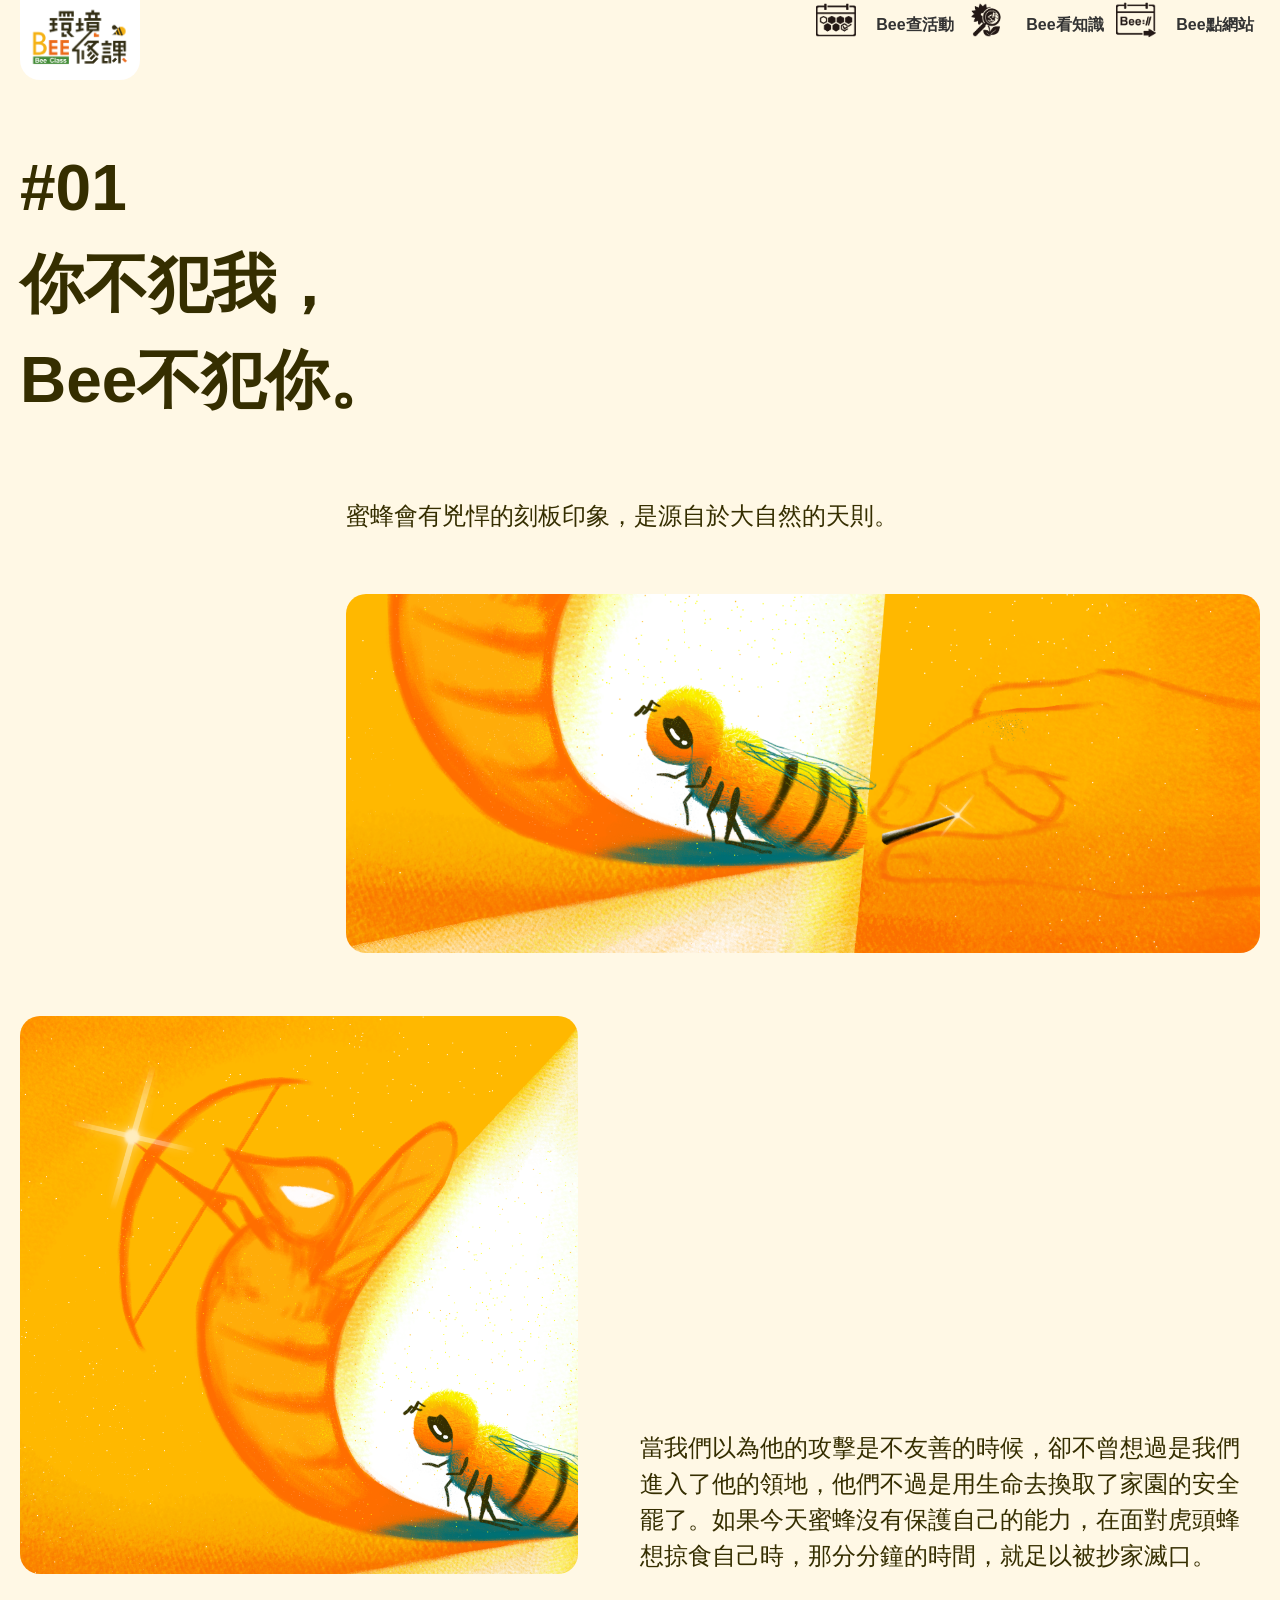
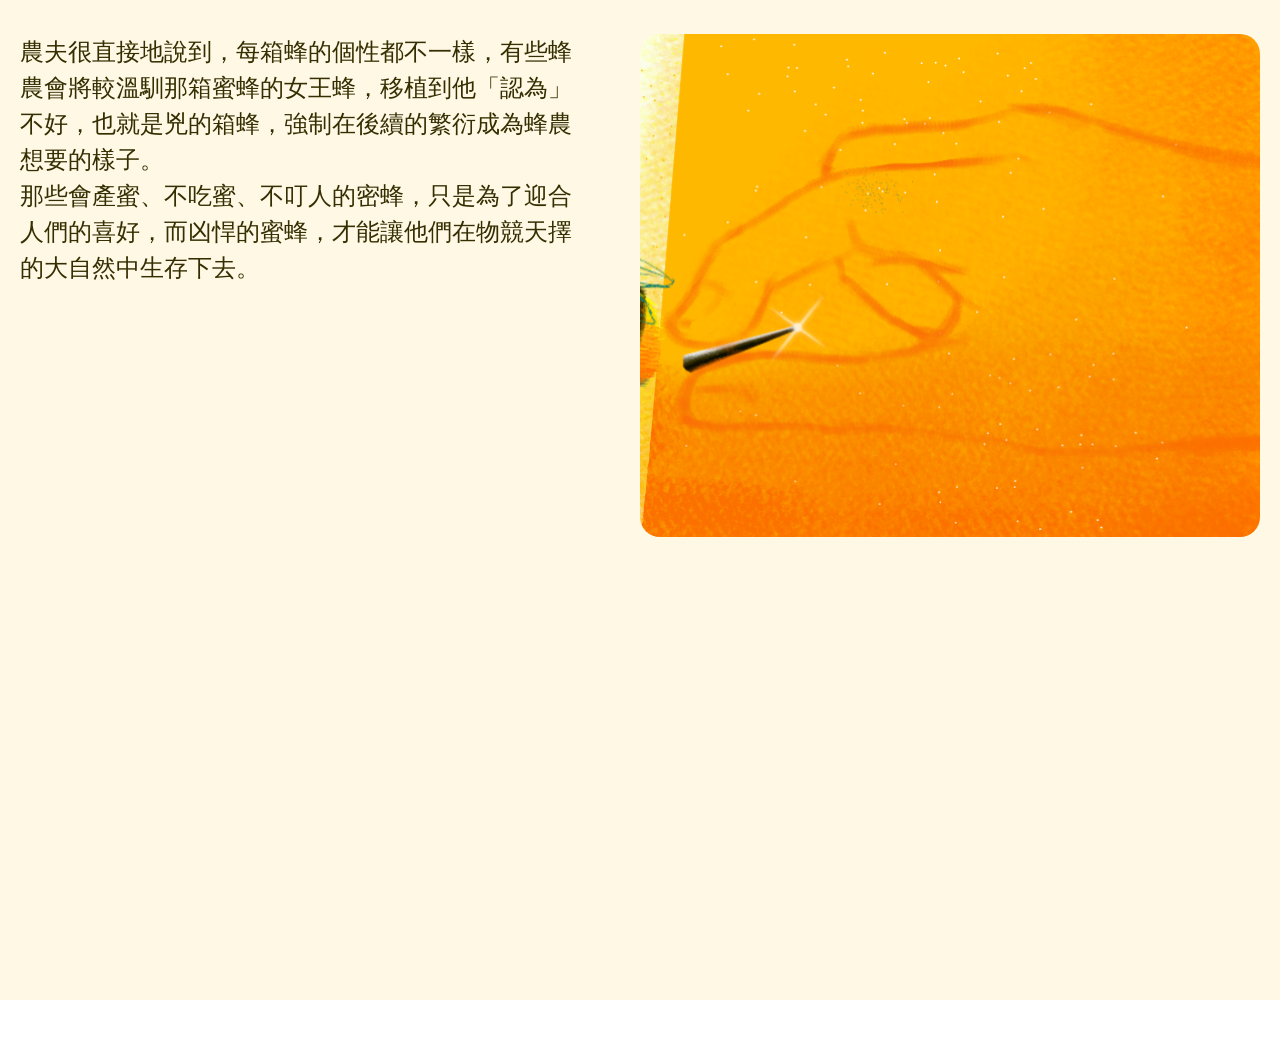
<file: knowledge1.html>
<!DOCTYPE html>
<html lang="en">
<head>
    <meta charset="UTF-8">
    <meta name="viewport" content="width=device-width, initial-scale=1.0">
    <title>#01你不犯我，Bee不犯你</title>
    <link rel="stylesheet" type="text/css" href="css/index.css"/>
    <link rel="stylesheet" type="text/css" href="css/reset.css"/>
    <link rel="preconnect" href="https://fonts.gstatic.com">
    <link rel="preconnect" href="https://fonts.gstatic.com">
    <link href="https://fonts.googleapis.com/css2?family=Noto+Sans+TC:wght@300;400;500;700;900&display=swap" rel="stylesheet">
    <link rel="stylesheet" type="text/css" href="css/knowledge.css" />
</head>
<body>
    <div class="container">
        <div class="header" style="z-index:1000;position: relative;">
            <h1><a href="index.html">bee class</a></h1>
            <div class="index-nav" class="">
                <div class="index-nav-frame clearfix">
                    <div class="nav-line">
                        
                    </div>
                    <div class="nav-small" tabindex="-1">
                        <div class="nav-small-focus" tabindex="-1">
                        </div>
                        <img src="img/icon.png"/>
                    </div>
                    <div class="index-nav-frame-line active" tabindex="-1">
                        <a href="#"><img src="img/icon12.png" class="icon">Bee點網站</a>
                        <div class="index-nav-frame-line-center">
                            <div class="index-nav-frame-line-li">
                                <a href="https://www.anthroposophyyilan.org.tw/learn/index.php?object=20">人智學-與蜜蜂共舞</a>
                            </div>
                            <div class="index-nav-frame-line-li">
                                <a href="https://www.taaze.tw/goods/11100885535.html">蜜蜂一書</a>
                            </div>
                            <div class="index-nav-frame-line-li">
                                <a href="https://organic-tea.acsite.org/">晉福田有機香料農莊</a>
                            </div>
                            <div class="index-nav-frame-line-li">
                                <a href="https://ladybug.smartweb.tw/">小瓢蟲有機農場</a>
                            </div>
                        </div>
                        <div class="index-nav-frame-line-focus" tabindex="-1"></div>
                    </div>
                    <div class="index-nav-frame-line" tabindex="-1">
                        <a href="story1.html"><img src="img/icon14.png" class="icon">Bee看知識</a>
                        <div class="index-nav-frame-line-center">
                            <div class="index-nav-frame-line-li">
                                <a href="story1.html"><img src="img/icon01.png" class="icon">兇悍印象</a>
                            </div>
                            <div class="index-nav-frame-line-li">
                                <a href="story2.html"><img src="img/icon02.png" class="icon">真正主食</a>
                            </div>
                            <div class="index-nav-frame-line-li">
                                <a href="story3.html"><img src="img/icon03.png" class="icon">無名英雄</a>
                            </div>
                            <div class="index-nav-frame-line-li">
                                <a href="story4.html"><img src="img/icon04.png" class="icon">飛行訓練</a>
                            </div>
                            <div class="index-nav-frame-line-li">
                                <a href="story5.html"><img src="img/icon05.png" class="icon">手的溫度</a>
                            </div>
                            <div class="index-nav-frame-line-li">
                                <a href="story6.html"><img src="img/icon06.png" class="icon">太陽孩子</a>
                            </div>
                            <div class="index-nav-frame-line-li">
                                <a href="story7.html"><img src="img/icon07.png" class="icon">一箱一蜂</a>
                            </div>
                            <div class="index-nav-frame-line-li">
                                <a href="story8.html"><img src="img/icon08.png" class="icon">虛偽元首</a>
                            </div>
                            <div class="index-nav-frame-line-li">
                                <a href="story9.html"><img src="img/icon09.png" class="icon">冬暖夏涼</a>
                            </div>
                            <div class="index-nav-frame-line-li">
                                <a href="story10.html"><img src="img/icon10.png" class="icon">養蜂理由</a>
                            </div>
                            <div class="index-nav-frame-line-li">
                                <a href="story11.html"><img src="img/icon11.png" class="icon">太陽蜂巢</a>
                            </div>
                        </div>
                        <div class="index-nav-frame-line-focus" tabindex="-1"></div>
                    </div>
                    <div class="index-nav-frame-line" tabindex="-1">
                        <a href="https://ezgo.coa.gov.tw/zh-TW/Front/Home/GoogleSearch?q=%E8%9C%9C%E8%9C%82"><img src="img/icon13.png" class="icon">Bee查活動</a>
                    </div>
                </div>
            </div>
        </div>
        <div class="main">
            <div class="title">
                <h2>#01<br>
                    你不犯我，<br>Bee不犯你。</h2>
            </div>
            <div class="main-top">
                <div class="left"></div>
                <div class="right">
                    <p>蜜蜂會有兇悍的刻板印象，是源自於大自然的天則。</p>
                    <img src="img/01-top.png" alt="" class="top-img">
                </div>
            </div>
            <div class="main-center">
                
                <p>當我們以為他的攻擊是不友善的時候，卻不曾想過是我們進入了他的領地，他們不過是用生命去換取了家園的安全罷了。如果今天蜜蜂沒有保護自己的能力，在面對虎頭蜂想掠食自己時，那分分鐘的時間，就足以被抄家滅口。</p>
                <img src="img/01-center.png" alt="" class="center-img">
                
            </div>
            <div class="main-bottom">
                <p>農夫很直接地說到，每箱蜂的個性都不一樣，有些蜂農會將較溫馴那箱蜜蜂的女王蜂，移植到他「認為」不好，也就是兇的箱蜂，強制在後續的繁衍成為蜂農想要的樣子。<br>
                那些會產蜜、不吃蜜、不叮人的密蜂，只是為了迎合人們的喜好，而凶悍的蜜蜂，才能讓他們在物競天擇的大自然中生存下去。
                </p>
                <img src="img/01-bottom.png" alt="" class="bottom-img">
            </div>
            <div class="video"> <iframe width="100%" height="400px" src="https://www.youtube.com/embed/j_EmWsBe5QM" frameborder="0" allow="accelerometer; autoplay; clipboard-write; encrypted-media; gyroscope; picture-in-picture" allowfullscreen></iframe></div>
        </div>




    </div>
</body>
</html>
</file>
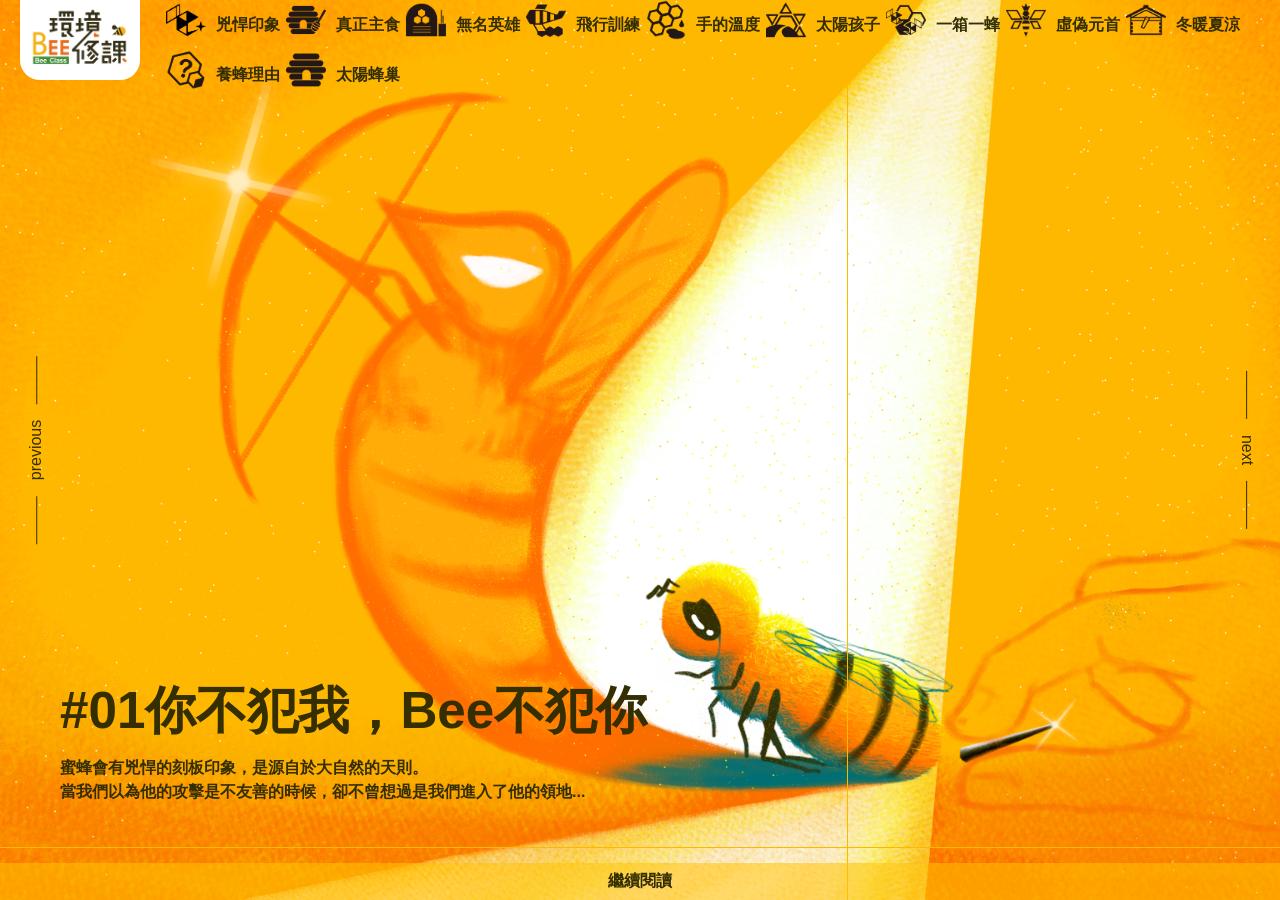
<file: story1.html>
<!DOCTYPE html>
<html lang="en" class="no-js">
	<head>
		<meta charset="UTF-8" />
		<meta name="viewport" content="width=device-width, initial-scale=1">
		<title>#01你不犯我，Bee不犯你</title>
		<link rel="stylesheet" type="text/css" href="css/reset.css"/>
		<link rel="preconnect" href="https://fonts.gstatic.com">
		<link rel="preconnect" href="https://fonts.gstatic.com">
		<link href="https://fonts.googleapis.com/css2?family=Noto+Sans+TC:wght@300;400;500;700;900&display=swap" rel="stylesheet">
		<link rel="stylesheet" type="text/css" href="css/base.css" />
		<link rel="stylesheet" type="text/css" href="css/style.css" />
		<script>document.documentElement.className="js";var supportsCssVars=function(){var e,t=document.createElement("style");return t.innerHTML="root: { --tmp-var: bold; }",document.head.appendChild(t),e=!!(window.CSS&&window.CSS.supports&&window.CSS.supports("font-weight","var(--tmp-var)")),t.parentNode.removeChild(t),e};supportsCssVars()||alert("Please view this demo in a modern browser that supports CSS Variables.");</script>
	</head>
	<body class="loading">
		
		<main>
			
			<div class="slideshow">
				<div class="slide">
					<div class="slide__img-wrap">
						
						<div class="slide__img" style="background-image: url(img/01.png);"></div>
						<div class="slide__img-reveal"></div>
					</div>
					<span class="slide__number">
						<h3 class="slide__title">#01你不犯我，Bee不犯你</h3>
						<p>蜜蜂會有兇悍的刻板印象，是源自於大自然的天則。<br>當我們以為他的攻擊是不友善的時候，卻不曾想過是我們進入了他的領地...
							</p>
				</span>
				</div>
				<nav class="slidenavtop">
					<div class="header" style="z-index:1000;position: relative;">
						<h1><a href="index.html">bee class</a></h1>
						<div class="index-nav">
							<div class="index-nav-frame clearfix">
								<div class="nav-line">
									
								</div>
								<div class="nav-small" tabindex="-1">
									<div class="nav-small-focus" tabindex="-1">
									</div>
									<img src="img/icon.png"/>
								</div>
								<div class="index-nav-frame-line" tabindex="-1">
									<a href="story1.html"><img src="img/icon01.png" class="icon">兇悍印象</a>
								</div>
								<div class="index-nav-frame-line" tabindex="-1">
									<a href="story2.html"><img src="img/icon02.png" class="icon">真正主食</a>
								</div>
								<div class="index-nav-frame-line" tabindex="-1">
									<a href="story3.html"><img src="img/icon03.png" class="icon">無名英雄</a>
								</div>
								<div class="index-nav-frame-line" tabindex="-1">
									<a href="story4.html"><img src="img/icon04.png" class="icon">飛行訓練</a>
								</div>
								<div class="index-nav-frame-line" tabindex="-1">
									<a href="story5.html"><img src="img/icon05.png" class="icon">手的溫度</a>
								</div>
								<div class="index-nav-frame-line" tabindex="-1">
									<a href="story6.html"><img src="img/icon06.png" class="icon">太陽孩子</a>
								</div>
								<div class="index-nav-frame-line" tabindex="-1">
									<a href="story7.html"><img src="img/icon07.png" class="icon">一箱一蜂</a>
								</div>
								<div class="index-nav-frame-line" tabindex="-1">
									<a href="story8.html"><img src="img/icon08.png" class="icon">虛偽元首</a>
								</div>
								<div class="index-nav-frame-line" tabindex="-1">
									<a href="story9.html"><img src="img/icon09.png" class="icon">冬暖夏涼</a>
								</div>
								<div class="index-nav-frame-line" tabindex="-1">
									<a href="story10.html"><img src="img/icon10.png" class="icon">養蜂理由</a>
								</div>
								<div class="index-nav-frame-line" tabindex="-1">
									<a href="story11.html"><img src="img/icon11.png" class="icon">太陽蜂巢</a>
								</div>
							</div>
						</div>
					</div></nav>
				<nav class="slidenav">
					<a href="story11.html" class="slidenav__item slidenav__item--prev" >Previous</a>
					
					
					<a href="story2.html" class="slidenav__item slidenav__item--next"  >Next</a>
					<button class="slidenav__preview">
						<a href="knowledge1.html">繼續閱讀</a>
					</button>
				</nav>
			</div>
		</main>
		
		<script src="js/imagesloaded.pkgd.min.js"></script>
		<script src="js/TweenMax.min.js"></script>
		<script src="js/demo.js"></script>
		
	</body>
</html>
</file>
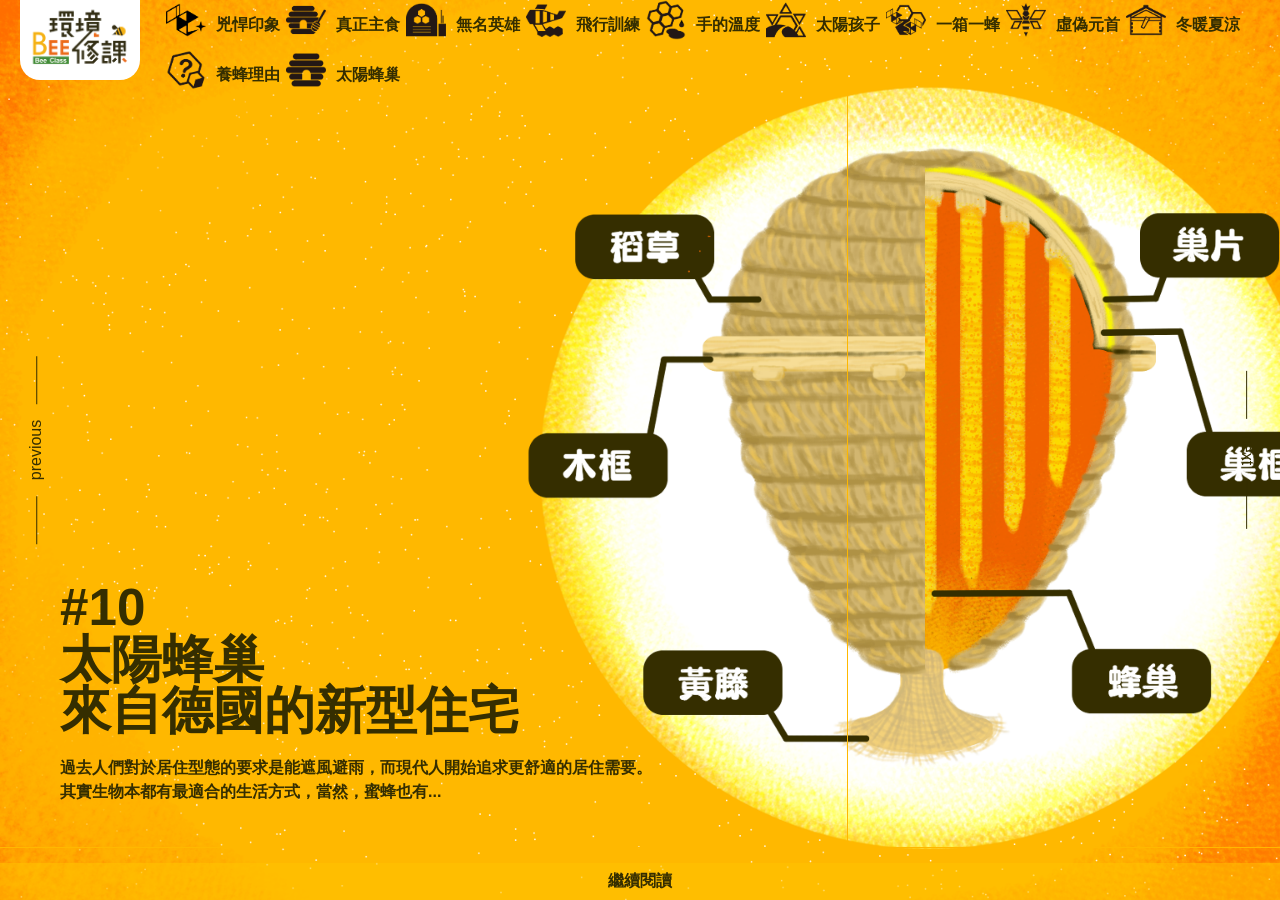
<file: story10.html>
<!DOCTYPE html>
<html lang="en" class="no-js">
	<head>
		<meta charset="UTF-8" />
		<meta name="viewport" content="width=device-width, initial-scale=1">
		<title>#10太陽蜂巢</title>
		<link rel="stylesheet" type="text/css" href="css/reset.css"/>
		<link rel="preconnect" href="https://fonts.gstatic.com">
<link href="https://fonts.googleapis.com/css2?family=Noto+Sans+TC:wght@300;400;500;700;900&display=swap" rel="stylesheet">
		<link rel="stylesheet" type="text/css" href="css/base.css" />
		<link rel="stylesheet" type="text/css" href="css/style.css" />
		<script>document.documentElement.className="js";var supportsCssVars=function(){var e,t=document.createElement("style");return t.innerHTML="root: { --tmp-var: bold; }",document.head.appendChild(t),e=!!(window.CSS&&window.CSS.supports&&window.CSS.supports("font-weight","var(--tmp-var)")),t.parentNode.removeChild(t),e};supportsCssVars()||alert("Please view this demo in a modern browser that supports CSS Variables.");</script>
	</head>
	<body class="loading">
		
		<main>
			
			<div class="slideshow">
				<div class="slide">
					<div class="slide__img-wrap">
						
						<div class="slide__img" style="background-image: url(img/10.png);"></div>
						<div class="slide__img-reveal"></div>
					</div>
					<span class="slide__number">
						<h3 class="slide__title">#10<br>太陽蜂巢<br>來自德國的新型住宅</h3>
						<p>過去人們對於居住型態的要求是能遮風避雨，而現代人開始追求更舒適的居住需要。<br>其實生物本都有最適合的生活方式，當然，蜜蜂也有...
							</p>
				</span>
				</div>
				<nav class="slidenavtop">
					<div class="header" style="z-index:1000;position: relative;">
						<h1><a href="index.html">bee class</a></h1>
						<div class="index-nav">
							<div class="index-nav-frame clearfix">
								<div class="nav-line">
									
								</div>
								<div class="nav-small" tabindex="-1">
									<div class="nav-small-focus" tabindex="-1">
									</div>
									<img src="img/icon.png"/>
								</div>
								<div class="index-nav-frame-line" tabindex="-1">
									<a href="story1.html"><img src="img/icon01.png" class="icon">兇悍印象</a>
								</div>
								<div class="index-nav-frame-line" tabindex="-1">
									<a href="story2.html"><img src="img/icon02.png" class="icon">真正主食</a>
								</div>
								<div class="index-nav-frame-line" tabindex="-1">
									<a href="story3.html"><img src="img/icon03.png" class="icon">無名英雄</a>
								</div>
								<div class="index-nav-frame-line" tabindex="-1">
									<a href="story4.html"><img src="img/icon04.png" class="icon">飛行訓練</a>
								</div>
								<div class="index-nav-frame-line" tabindex="-1">
									<a href="story5.html"><img src="img/icon05.png" class="icon">手的溫度</a>
								</div>
								<div class="index-nav-frame-line" tabindex="-1">
									<a href="story6.html"><img src="img/icon06.png" class="icon">太陽孩子</a>
								</div>
								<div class="index-nav-frame-line" tabindex="-1">
									<a href="story7.html"><img src="img/icon07.png" class="icon">一箱一蜂</a>
								</div>
								<div class="index-nav-frame-line" tabindex="-1">
									<a href="story8.html"><img src="img/icon08.png" class="icon">虛偽元首</a>
								</div>
								<div class="index-nav-frame-line" tabindex="-1">
									<a href="story9.html"><img src="img/icon09.png" class="icon">冬暖夏涼</a>
								</div>
								<div class="index-nav-frame-line" tabindex="-1">
									<a href="story10.html"><img src="img/icon10.png" class="icon">養蜂理由</a>
								</div>
								<div class="index-nav-frame-line" tabindex="-1">
									<a href="story11.html"><img src="img/icon11.png" class="icon">太陽蜂巢</a>
								</div>
							</div>
						</div>
					</div></nav>
				<nav class="slidenav">
					<a href="story9.html" class="slidenav__item slidenav__item--prev" >Previous</a>
					
					
					<a href="story11.html" class="slidenav__item slidenav__item--next"  >Next</a>
					<button class="slidenav__preview">
						<a href="knowledge1.html">繼續閱讀</a>
					</button>
				</nav>
			</div>
		</main>
		
		<script src="js/imagesloaded.pkgd.min.js"></script>
		<script src="js/TweenMax.min.js"></script>
		<script src="js/demo.js"></script>
		
	</body>
</html>
</file>
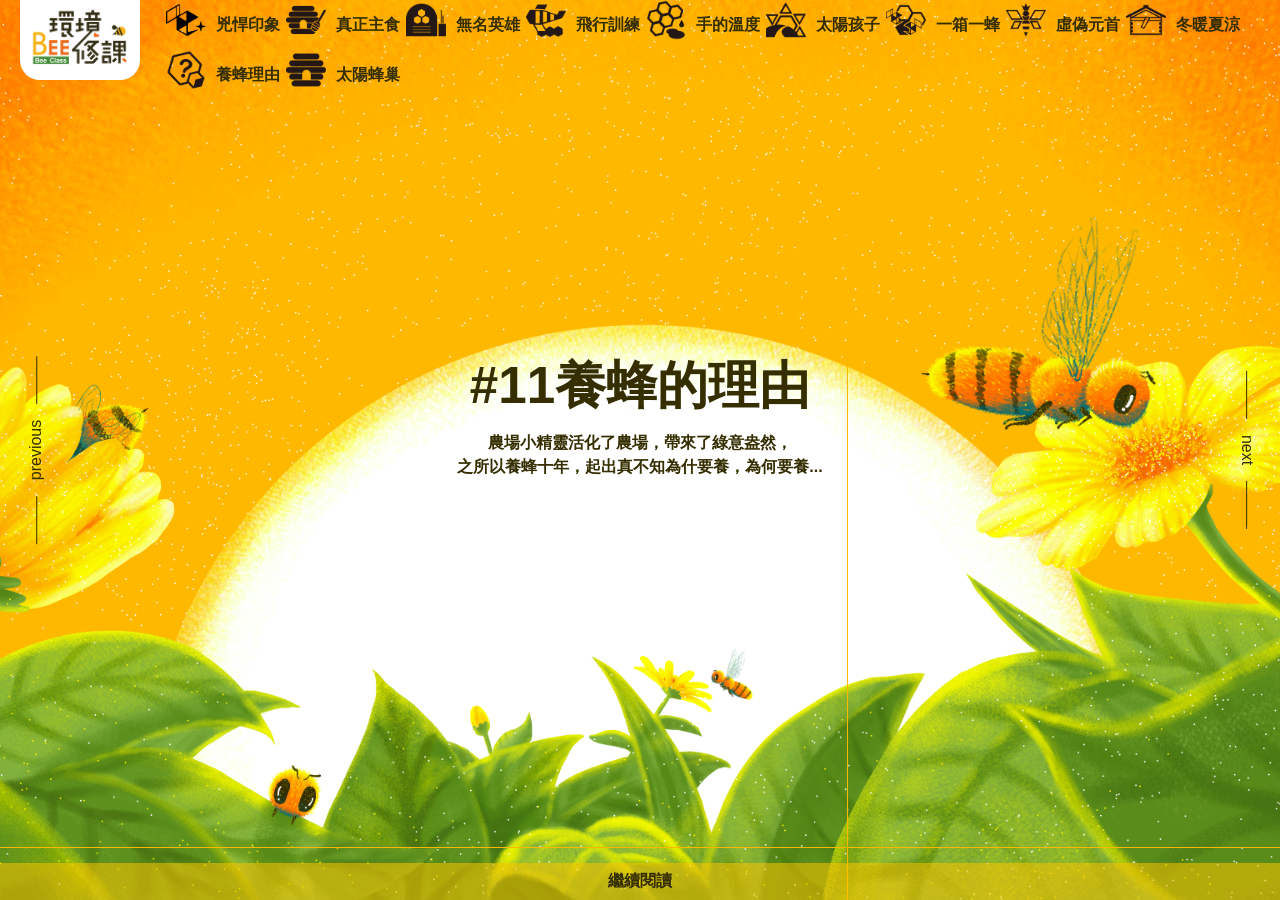
<file: story11.html>
<!DOCTYPE html>
<html lang="en" class="no-js">
	<head>
		<meta charset="UTF-8" />
		<meta name="viewport" content="width=device-width, initial-scale=1">
		<title>#11養蜂的理由</title>
		<link rel="stylesheet" type="text/css" href="css/reset.css"/>
		<link rel="preconnect" href="https://fonts.gstatic.com">
<link href="https://fonts.googleapis.com/css2?family=Noto+Sans+TC:wght@300;400;500;700;900&display=swap" rel="stylesheet">
		<link rel="stylesheet" type="text/css" href="css/base.css" />
		<link rel="stylesheet" type="text/css" href="css/style.css" />
		<script>document.documentElement.className="js";var supportsCssVars=function(){var e,t=document.createElement("style");return t.innerHTML="root: { --tmp-var: bold; }",document.head.appendChild(t),e=!!(window.CSS&&window.CSS.supports&&window.CSS.supports("font-weight","var(--tmp-var)")),t.parentNode.removeChild(t),e};supportsCssVars()||alert("Please view this demo in a modern browser that supports CSS Variables.");</script>
	</head>
	<body class="loading">
		
		<main>
			
			<div class="slideshow">
				<div class="slide" style="justify-items: center;">
					<div class="slide__img-wrap">
						
						<div class="slide__img" style="background-image: url(img/11.png);"></div>
						<div class="slide__img-reveal"></div>
					</div>
					<span class="slide__number" style="top: 40vh;text-align: center;">
						<h3 class="slide__title">#11養蜂的理由</h3>
						<p>農場小精靈活化了農場，帶來了綠意盎然，<br>之所以養蜂十年，起出真不知為什要養，為何要養...</p>
				</span>
				</div>
				<nav class="slidenavtop">
					<div class="header" style="z-index:1000;position: relative;">
						<h1><a href="index.html">bee class</a></h1>
						<div class="index-nav">
							<div class="index-nav-frame clearfix">
								<div class="nav-line">
									
								</div>
								<div class="nav-small" tabindex="-1">
									<div class="nav-small-focus" tabindex="-1">
									</div>
									<img src="img/icon.png"/>
								</div>
								<div class="index-nav-frame-line" tabindex="-1">
									<a href="story1.html"><img src="img/icon01.png" class="icon">兇悍印象</a>
								</div>
								<div class="index-nav-frame-line" tabindex="-1">
									<a href="story2.html"><img src="img/icon02.png" class="icon">真正主食</a>
								</div>
								<div class="index-nav-frame-line" tabindex="-1">
									<a href="story3.html"><img src="img/icon03.png" class="icon">無名英雄</a>
								</div>
								<div class="index-nav-frame-line" tabindex="-1">
									<a href="story4.html"><img src="img/icon04.png" class="icon">飛行訓練</a>
								</div>
								<div class="index-nav-frame-line" tabindex="-1">
									<a href="story5.html"><img src="img/icon05.png" class="icon">手的溫度</a>
								</div>
								<div class="index-nav-frame-line" tabindex="-1">
									<a href="story6.html"><img src="img/icon06.png" class="icon">太陽孩子</a>
								</div>
								<div class="index-nav-frame-line" tabindex="-1">
									<a href="story7.html"><img src="img/icon07.png" class="icon">一箱一蜂</a>
								</div>
								<div class="index-nav-frame-line" tabindex="-1">
									<a href="story8.html"><img src="img/icon08.png" class="icon">虛偽元首</a>
								</div>
								<div class="index-nav-frame-line" tabindex="-1">
									<a href="story9.html"><img src="img/icon09.png" class="icon">冬暖夏涼</a>
								</div>
								<div class="index-nav-frame-line" tabindex="-1">
									<a href="story10.html"><img src="img/icon10.png" class="icon">養蜂理由</a>
								</div>
								<div class="index-nav-frame-line" tabindex="-1">
									<a href="story11.html"><img src="img/icon11.png" class="icon">太陽蜂巢</a>
								</div>
							</div>
						</div>
					</div></nav>
				<nav class="slidenav">
					<a href="story10.html" class="slidenav__item slidenav__item--prev" >Previous</a>
					
					
					<a href="story1.html" class="slidenav__item slidenav__item--next"  >Next</a>
					<button class="slidenav__preview">
						<a href="knowledge1.html">繼續閱讀</a>
					</button>
				</nav>
			</div>
		</main>
		
		<script src="js/imagesloaded.pkgd.min.js"></script>
		<script src="js/TweenMax.min.js"></script>
		<script src="js/demo.js"></script>
		
	</body>
</html>
</file>
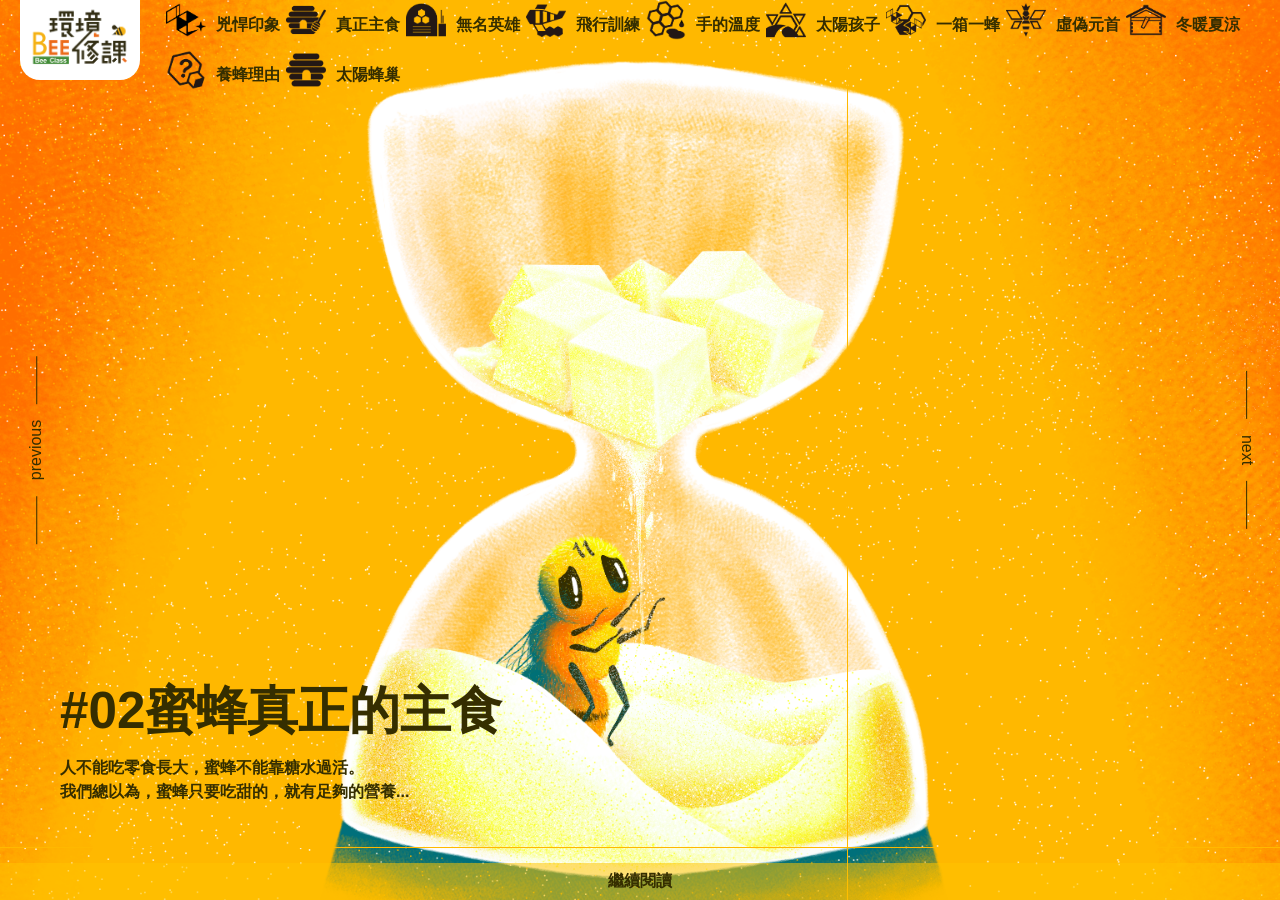
<file: story2.html>
<!DOCTYPE html>
<html lang="en" class="no-js">
	<head>
		<meta charset="UTF-8" />
		<meta name="viewport" content="width=device-width, initial-scale=1">
		<title>#02蜜蜂真正的主食</title>
		<link rel="stylesheet" type="text/css" href="css/reset.css"/>
		<link rel="preconnect" href="https://fonts.gstatic.com">
<link href="https://fonts.googleapis.com/css2?family=Noto+Sans+TC:wght@300;400;500;700;900&display=swap" rel="stylesheet">
		<link rel="stylesheet" type="text/css" href="css/base.css" />
		<link rel="stylesheet" type="text/css" href="css/style.css" />
		<script>document.documentElement.className="js";var supportsCssVars=function(){var e,t=document.createElement("style");return t.innerHTML="root: { --tmp-var: bold; }",document.head.appendChild(t),e=!!(window.CSS&&window.CSS.supports&&window.CSS.supports("font-weight","var(--tmp-var)")),t.parentNode.removeChild(t),e};supportsCssVars()||alert("Please view this demo in a modern browser that supports CSS Variables.");</script>
	</head>
	<body class="loading">
		
		<main>
			
			<div class="slideshow">
				<div class="slide">
					<div class="slide__img-wrap">
						
						<div class="slide__img" style="background-image: url(img/02.png);"></div>
						<div class="slide__img-reveal"></div>
					</div>
					<span class="slide__number">
						<h3 class="slide__title">#02蜜蜂真正的主食</h3>
						<p>人不能吃零食長大，蜜蜂不能靠糖水過活。<br>我們總以為，蜜蜂只要吃甜的，就有足夠的營養...</p>
				</span>
				</div>
				<nav class="slidenavtop">
					<div class="header" style="z-index:1000;position: relative;">
						<h1><a href="index.html">bee class</a></h1>
						<div class="index-nav">
							<div class="index-nav-frame clearfix">
								<div class="nav-line">
									
								</div>
								<div class="nav-small" tabindex="-1">
									<div class="nav-small-focus" tabindex="-1">
									</div>
									<img src="img/icon.png"/>
								</div>
								<div class="index-nav-frame-line" tabindex="-1">
									<a href="story1.html"><img src="img/icon01.png" class="icon">兇悍印象</a>
								</div>
								<div class="index-nav-frame-line" tabindex="-1">
									<a href="story2.html"><img src="img/icon02.png" class="icon">真正主食</a>
								</div>
								<div class="index-nav-frame-line" tabindex="-1">
									<a href="story3.html"><img src="img/icon03.png" class="icon">無名英雄</a>
								</div>
								<div class="index-nav-frame-line" tabindex="-1">
									<a href="story4.html"><img src="img/icon04.png" class="icon">飛行訓練</a>
								</div>
								<div class="index-nav-frame-line" tabindex="-1">
									<a href="story5.html"><img src="img/icon05.png" class="icon">手的溫度</a>
								</div>
								<div class="index-nav-frame-line" tabindex="-1">
									<a href="story6.html"><img src="img/icon06.png" class="icon">太陽孩子</a>
								</div>
								<div class="index-nav-frame-line" tabindex="-1">
									<a href="story7.html"><img src="img/icon07.png" class="icon">一箱一蜂</a>
								</div>
								<div class="index-nav-frame-line" tabindex="-1">
									<a href="story8.html"><img src="img/icon08.png" class="icon">虛偽元首</a>
								</div>
								<div class="index-nav-frame-line" tabindex="-1">
									<a href="story9.html"><img src="img/icon09.png" class="icon">冬暖夏涼</a>
								</div>
								<div class="index-nav-frame-line" tabindex="-1">
									<a href="story10.html"><img src="img/icon10.png" class="icon">養蜂理由</a>
								</div>
								<div class="index-nav-frame-line" tabindex="-1">
									<a href="story11.html"><img src="img/icon11.png" class="icon">太陽蜂巢</a>
								</div>
							</div>
						</div>
					</div></nav>
				<nav class="slidenav">
					<a href="story1.html" class="slidenav__item slidenav__item--prev" >Previous</a>
					
					
					<a href="story3.html" class="slidenav__item slidenav__item--next"  >Next</a>
					<button class="slidenav__preview">
						<a href="knowledge1.html">繼續閱讀</a>
					</button>
				</nav>
			</div>
		</main>
		
		<script src="js/imagesloaded.pkgd.min.js"></script>
		<script src="js/TweenMax.min.js"></script>
		<script src="js/demo.js"></script>
		
	</body>
</html>
</file>
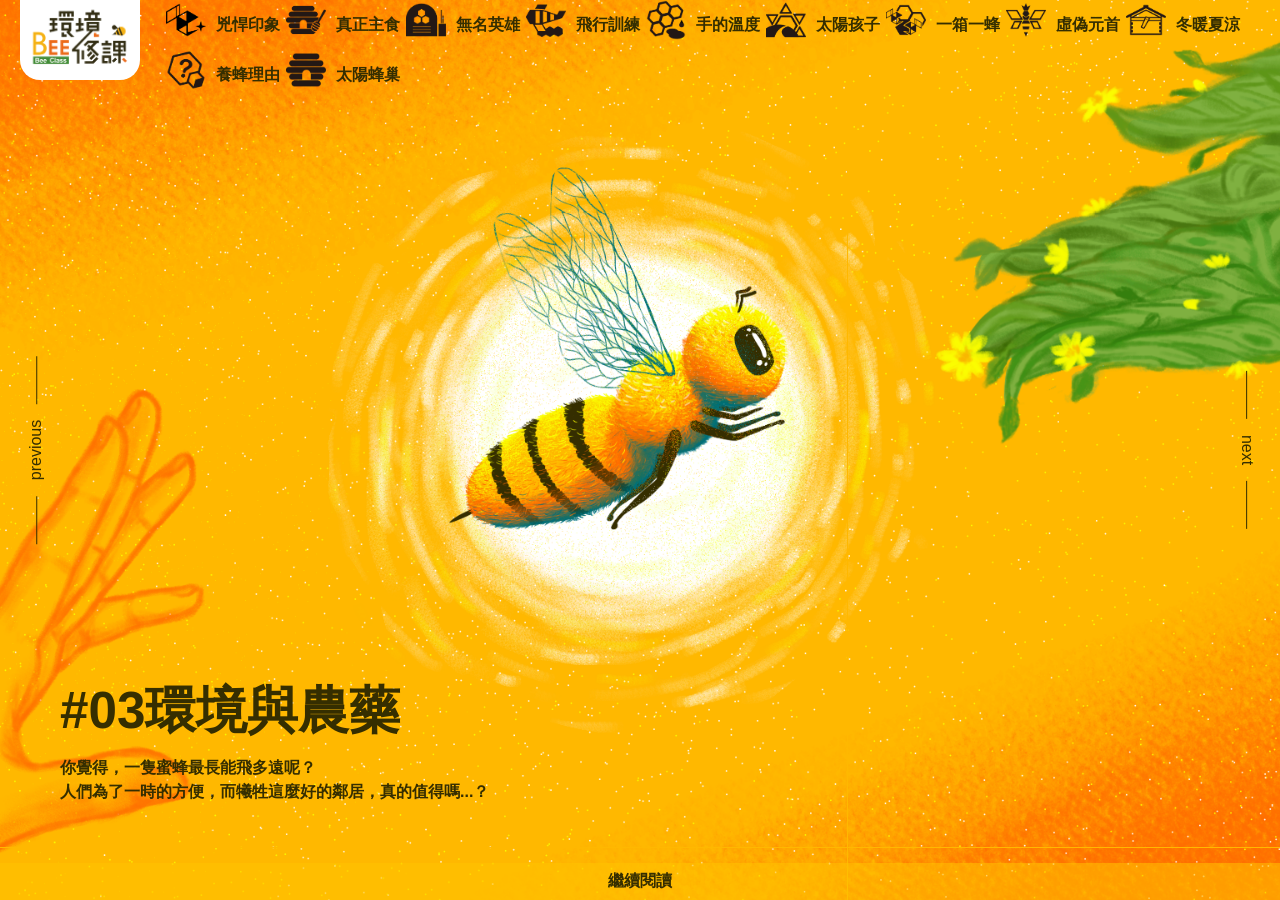
<file: story3.html>
<!DOCTYPE html>
<html lang="en" class="no-js">
	<head>
		<meta charset="UTF-8" />
		<meta name="viewport" content="width=device-width, initial-scale=1">
		<title>#03環境與農藥</title>
		<link rel="stylesheet" type="text/css" href="css/reset.css"/>
		<link rel="preconnect" href="https://fonts.gstatic.com">
<link href="https://fonts.googleapis.com/css2?family=Noto+Sans+TC:wght@300;400;500;700;900&display=swap" rel="stylesheet">
		<link rel="stylesheet" type="text/css" href="css/base.css" />
		<link rel="stylesheet" type="text/css" href="css/style.css" />
		<script>document.documentElement.className="js";var supportsCssVars=function(){var e,t=document.createElement("style");return t.innerHTML="root: { --tmp-var: bold; }",document.head.appendChild(t),e=!!(window.CSS&&window.CSS.supports&&window.CSS.supports("font-weight","var(--tmp-var)")),t.parentNode.removeChild(t),e};supportsCssVars()||alert("Please view this demo in a modern browser that supports CSS Variables.");</script>
	</head>
	<body class="loading">
		
		<main>
			
			<div class="slideshow">
				<div class="slide">
					<div class="slide__img-wrap">
						
						<div class="slide__img" style="background-image: url(img/03.png);"></div>
						<div class="slide__img-reveal"></div>
					</div>
					<span class="slide__number">
						<h3 class="slide__title">#03環境與農藥</h3>
						<p>你覺得，一隻蜜蜂最長能飛多遠呢？<br>人們為了一時的方便，而犧牲這麼好的鄰居，真的值得嗎...？
							</p>
				</span>
				</div>
				<nav class="slidenavtop">
					<div class="header" style="z-index:1000;position: relative;">
						<h1><a href="index.html">bee class</a></h1>
						<div class="index-nav">
							<div class="index-nav-frame clearfix">
								<div class="nav-line">
									
								</div>
								<div class="nav-small" tabindex="-1">
									<div class="nav-small-focus" tabindex="-1">
									</div>
									<img src="img/icon.png"/>
								</div>
								<div class="index-nav-frame-line" tabindex="-1">
									<a href="story1.html"><img src="img/icon01.png" class="icon">兇悍印象</a>
								</div>
								<div class="index-nav-frame-line" tabindex="-1">
									<a href="story2.html"><img src="img/icon02.png" class="icon">真正主食</a>
								</div>
								<div class="index-nav-frame-line" tabindex="-1">
									<a href="story3.html"><img src="img/icon03.png" class="icon">無名英雄</a>
								</div>
								<div class="index-nav-frame-line" tabindex="-1">
									<a href="story4.html"><img src="img/icon04.png" class="icon">飛行訓練</a>
								</div>
								<div class="index-nav-frame-line" tabindex="-1">
									<a href="story5.html"><img src="img/icon05.png" class="icon">手的溫度</a>
								</div>
								<div class="index-nav-frame-line" tabindex="-1">
									<a href="story6.html"><img src="img/icon06.png" class="icon">太陽孩子</a>
								</div>
								<div class="index-nav-frame-line" tabindex="-1">
									<a href="story7.html"><img src="img/icon07.png" class="icon">一箱一蜂</a>
								</div>
								<div class="index-nav-frame-line" tabindex="-1">
									<a href="story8.html"><img src="img/icon08.png" class="icon">虛偽元首</a>
								</div>
								<div class="index-nav-frame-line" tabindex="-1">
									<a href="story9.html"><img src="img/icon09.png" class="icon">冬暖夏涼</a>
								</div>
								<div class="index-nav-frame-line" tabindex="-1">
									<a href="story10.html"><img src="img/icon10.png" class="icon">養蜂理由</a>
								</div>
								<div class="index-nav-frame-line" tabindex="-1">
									<a href="story11.html"><img src="img/icon11.png" class="icon">太陽蜂巢</a>
								</div>
							</div>
						</div>
					</div></nav>
				<nav class="slidenav">
					<a href="story2.html" class="slidenav__item slidenav__item--prev" >Previous</a>
					
					
					<a href="story4.html" class="slidenav__item slidenav__item--next"  >Next</a>
					<button class="slidenav__preview">
						<a href="knowledge1.html">繼續閱讀</a>
					</button>
				</nav>
			</div>
		</main>
		
		<script src="js/imagesloaded.pkgd.min.js"></script>
		<script src="js/TweenMax.min.js"></script>
		<script src="js/demo.js"></script>
		
	</body>
</html>
</file>
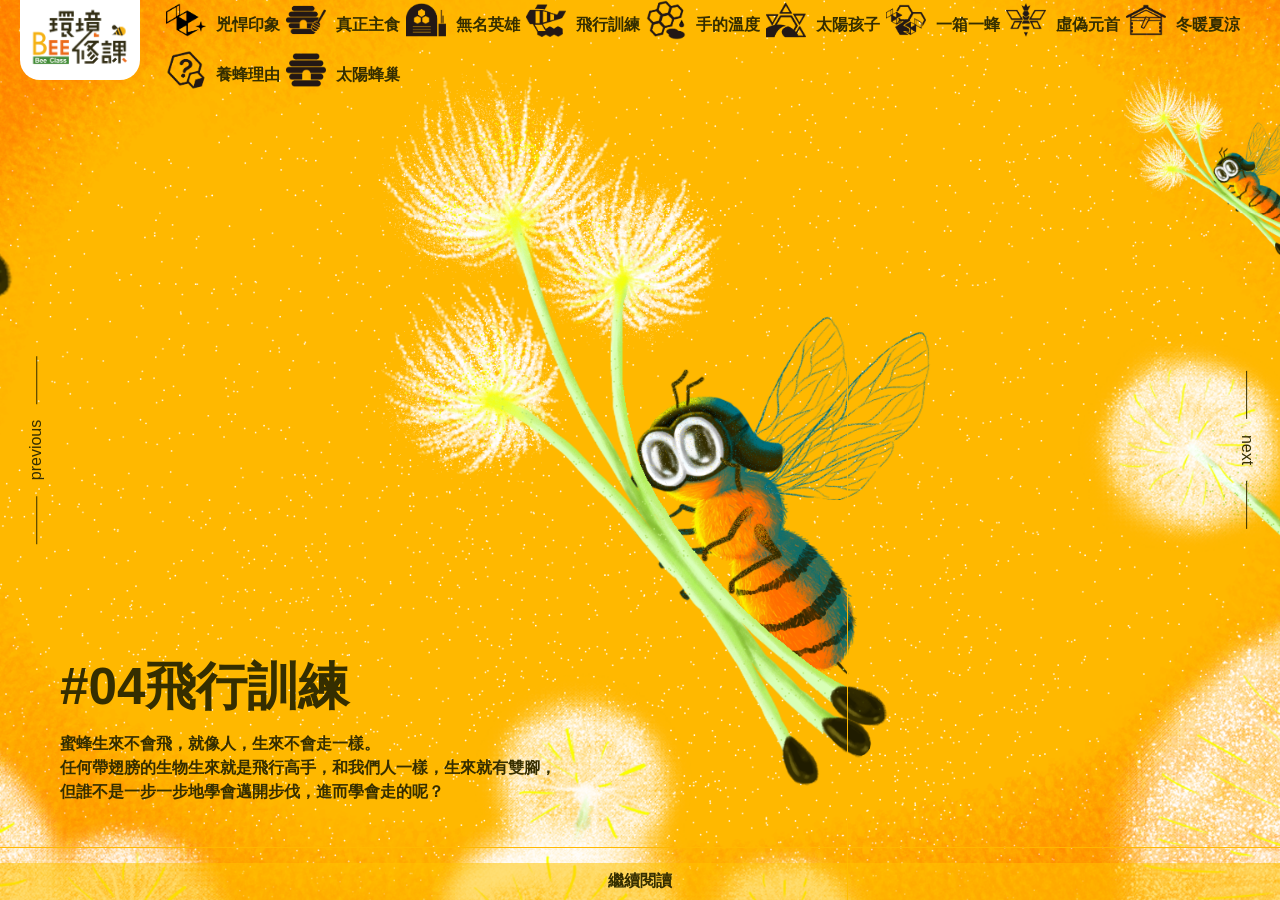
<file: story4.html>
<!DOCTYPE html>
<html lang="en" class="no-js">
	<head>
		<meta charset="UTF-8" />
		<meta name="viewport" content="width=device-width, initial-scale=1">
		<title>#04飛行訓練</title>
		<link rel="stylesheet" type="text/css" href="css/reset.css"/>
		<link rel="preconnect" href="https://fonts.gstatic.com">
<link href="https://fonts.googleapis.com/css2?family=Noto+Sans+TC:wght@300;400;500;700;900&display=swap" rel="stylesheet">
		<link rel="stylesheet" type="text/css" href="css/base.css" />
		<link rel="stylesheet" type="text/css" href="css/style.css" />
		<script>document.documentElement.className="js";var supportsCssVars=function(){var e,t=document.createElement("style");return t.innerHTML="root: { --tmp-var: bold; }",document.head.appendChild(t),e=!!(window.CSS&&window.CSS.supports&&window.CSS.supports("font-weight","var(--tmp-var)")),t.parentNode.removeChild(t),e};supportsCssVars()||alert("Please view this demo in a modern browser that supports CSS Variables.");</script>
	</head>
	<body class="loading">
		
		<main>
			
			<div class="slideshow">
				<div class="slide">
					<div class="slide__img-wrap">
						
						<div class="slide__img" style="background-image: url(img/04.png);"></div>
						<div class="slide__img-reveal"></div>
					</div>
					<span class="slide__number">
						<h3 class="slide__title">#04飛行訓練</h3>
						<p>蜜蜂生來不會飛，就像人，生來不會走一樣。<br>任何帶翅膀的生物生來就是飛行高手，和我們人一樣，生來就有雙腳，<br>但誰不是一步一步地學會邁開步伐，進而學會走的呢？
							</p>
				</span>
				</div>
				<nav class="slidenavtop">
					<div class="header" style="z-index:1000;position: relative;">
						<h1><a href="index.html">bee class</a></h1>
						<div class="index-nav">
							<div class="index-nav-frame clearfix">
								<div class="nav-line">
									
								</div>
								<div class="nav-small" tabindex="-1">
									<div class="nav-small-focus" tabindex="-1">
									</div>
									<img src="img/icon.png"/>
								</div>
								<div class="index-nav-frame-line" tabindex="-1">
									<a href="story1.html"><img src="img/icon01.png" class="icon">兇悍印象</a>
								</div>
								<div class="index-nav-frame-line" tabindex="-1">
									<a href="story2.html"><img src="img/icon02.png" class="icon">真正主食</a>
								</div>
								<div class="index-nav-frame-line" tabindex="-1">
									<a href="story3.html"><img src="img/icon03.png" class="icon">無名英雄</a>
								</div>
								<div class="index-nav-frame-line" tabindex="-1">
									<a href="story4.html"><img src="img/icon04.png" class="icon">飛行訓練</a>
								</div>
								<div class="index-nav-frame-line" tabindex="-1">
									<a href="story5.html"><img src="img/icon05.png" class="icon">手的溫度</a>
								</div>
								<div class="index-nav-frame-line" tabindex="-1">
									<a href="story6.html"><img src="img/icon06.png" class="icon">太陽孩子</a>
								</div>
								<div class="index-nav-frame-line" tabindex="-1">
									<a href="story7.html"><img src="img/icon07.png" class="icon">一箱一蜂</a>
								</div>
								<div class="index-nav-frame-line" tabindex="-1">
									<a href="story8.html"><img src="img/icon08.png" class="icon">虛偽元首</a>
								</div>
								<div class="index-nav-frame-line" tabindex="-1">
									<a href="story9.html"><img src="img/icon09.png" class="icon">冬暖夏涼</a>
								</div>
								<div class="index-nav-frame-line" tabindex="-1">
									<a href="story10.html"><img src="img/icon10.png" class="icon">養蜂理由</a>
								</div>
								<div class="index-nav-frame-line" tabindex="-1">
									<a href="story11.html"><img src="img/icon11.png" class="icon">太陽蜂巢</a>
								</div>
							</div>
						</div>
					</div></nav>
				<nav class="slidenav">
					<a href="story3.html" class="slidenav__item slidenav__item--prev" >Previous</a>
					
					
					<a href="story5.html" class="slidenav__item slidenav__item--next"  >Next</a>
					<button class="slidenav__preview">
						<a href="knowledge1.html">繼續閱讀</a>
					</button>
				</nav>
			</div>
		</main>
		
		<script src="js/imagesloaded.pkgd.min.js"></script>
		<script src="js/TweenMax.min.js"></script>
		<script src="js/demo.js"></script>
		
	</body>
</html>
</file>
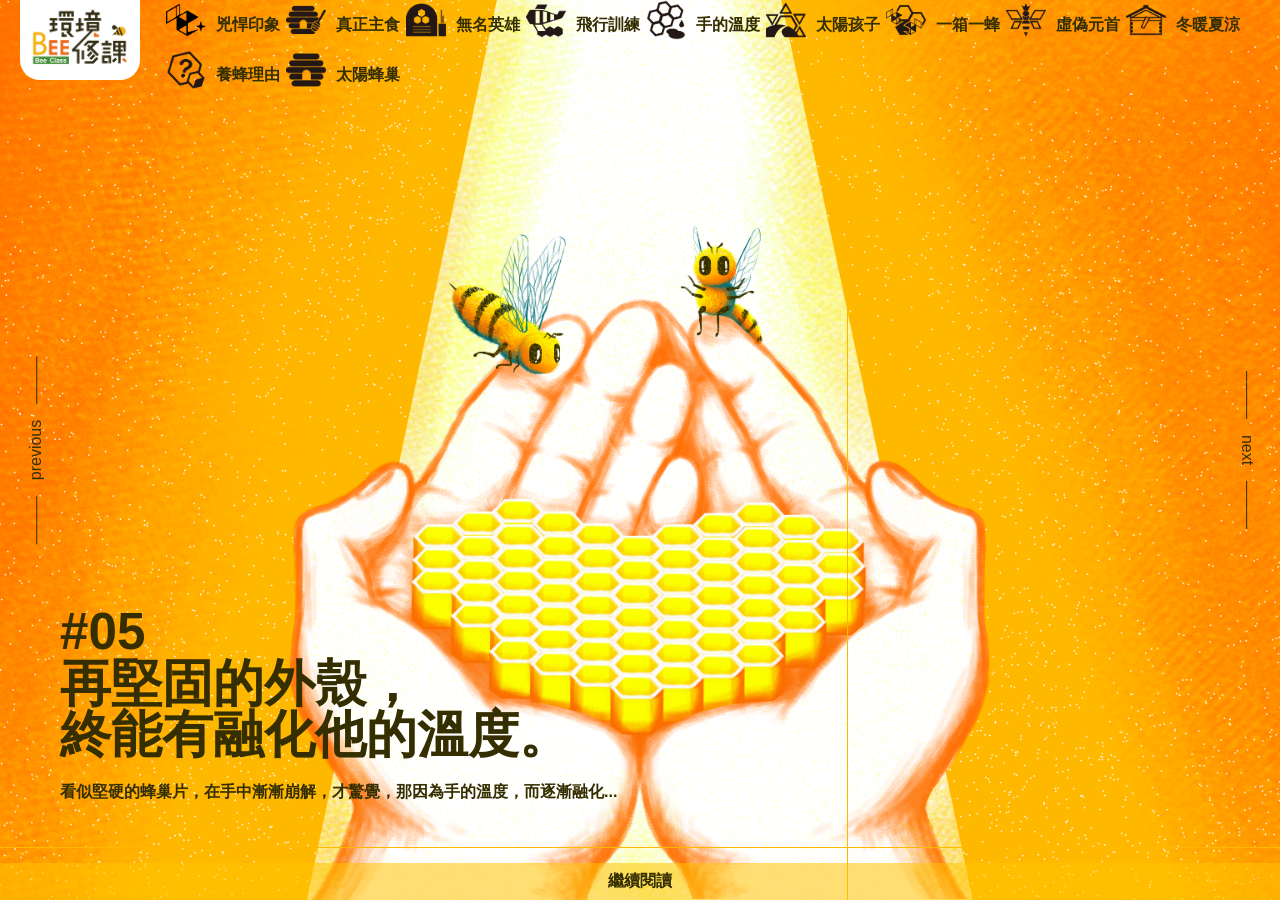
<file: story5.html>
<!DOCTYPE html>
<html lang="en" class="no-js">
	<head>
		<meta charset="UTF-8" />
		<meta name="viewport" content="width=device-width, initial-scale=1">
		<title>#05蜂箱頂蓋上的天然蜂巢片</title>
		<link rel="stylesheet" type="text/css" href="css/reset.css"/>
		<link rel="preconnect" href="https://fonts.gstatic.com">
<link href="https://fonts.googleapis.com/css2?family=Noto+Sans+TC:wght@300;400;500;700;900&display=swap" rel="stylesheet">
		<link rel="stylesheet" type="text/css" href="css/base.css" />
		<link rel="stylesheet" type="text/css" href="css/style.css" />
		<script>document.documentElement.className="js";var supportsCssVars=function(){var e,t=document.createElement("style");return t.innerHTML="root: { --tmp-var: bold; }",document.head.appendChild(t),e=!!(window.CSS&&window.CSS.supports&&window.CSS.supports("font-weight","var(--tmp-var)")),t.parentNode.removeChild(t),e};supportsCssVars()||alert("Please view this demo in a modern browser that supports CSS Variables.");</script>
	</head>
	<body class="loading">
		
		<main>
			
			<div class="slideshow">
				<div class="slide">
					<div class="slide__img-wrap">
						
						<div class="slide__img" style="background-image: url(img/05.png);"></div>
						<div class="slide__img-reveal"></div>
					</div>
					<span class="slide__number">
						<h3 class="slide__title">#05<br>再堅固的外殼，<br>終能有融化他的溫度。</h3>
						<p>看似堅硬的蜂巢片，在手中漸漸崩解，才驚覺，那因為手的溫度，而逐漸融化...
							</p>
				</span>
				</div>
				<nav class="slidenavtop">
					<div class="header" style="z-index:1000;position: relative;">
						<h1><a href="index.html">bee class</a></h1>
						<div class="index-nav">
							<div class="index-nav-frame clearfix">
								<div class="nav-line">
									
								</div>
								<div class="nav-small" tabindex="-1">
									<div class="nav-small-focus" tabindex="-1">
									</div>
									<img src="img/icon.png"/>
								</div>
								<div class="index-nav-frame-line" tabindex="-1">
									<a href="story1.html"><img src="img/icon01.png" class="icon">兇悍印象</a>
								</div>
								<div class="index-nav-frame-line" tabindex="-1">
									<a href="story2.html"><img src="img/icon02.png" class="icon">真正主食</a>
								</div>
								<div class="index-nav-frame-line" tabindex="-1">
									<a href="story3.html"><img src="img/icon03.png" class="icon">無名英雄</a>
								</div>
								<div class="index-nav-frame-line" tabindex="-1">
									<a href="story4.html"><img src="img/icon04.png" class="icon">飛行訓練</a>
								</div>
								<div class="index-nav-frame-line" tabindex="-1">
									<a href="story5.html"><img src="img/icon05.png" class="icon">手的溫度</a>
								</div>
								<div class="index-nav-frame-line" tabindex="-1">
									<a href="story6.html"><img src="img/icon06.png" class="icon">太陽孩子</a>
								</div>
								<div class="index-nav-frame-line" tabindex="-1">
									<a href="story7.html"><img src="img/icon07.png" class="icon">一箱一蜂</a>
								</div>
								<div class="index-nav-frame-line" tabindex="-1">
									<a href="story8.html"><img src="img/icon08.png" class="icon">虛偽元首</a>
								</div>
								<div class="index-nav-frame-line" tabindex="-1">
									<a href="story9.html"><img src="img/icon09.png" class="icon">冬暖夏涼</a>
								</div>
								<div class="index-nav-frame-line" tabindex="-1">
									<a href="story10.html"><img src="img/icon10.png" class="icon">養蜂理由</a>
								</div>
								<div class="index-nav-frame-line" tabindex="-1">
									<a href="story11.html"><img src="img/icon11.png" class="icon">太陽蜂巢</a>
								</div>
							</div>
						</div>
					</div></nav>
				<nav class="slidenav">
					<a href="story4.html" class="slidenav__item slidenav__item--prev" >Previous</a>
					
					
					<a href="story6.html" class="slidenav__item slidenav__item--next"  >Next</a>
					<button class="slidenav__preview">
						<a href="knowledge1.html">繼續閱讀</a>
					</button>
				</nav>
			</div>
		</main>
		
		<script src="js/imagesloaded.pkgd.min.js"></script>
		<script src="js/TweenMax.min.js"></script>
		<script src="js/demo.js"></script>
		
	</body>
</html>
</file>
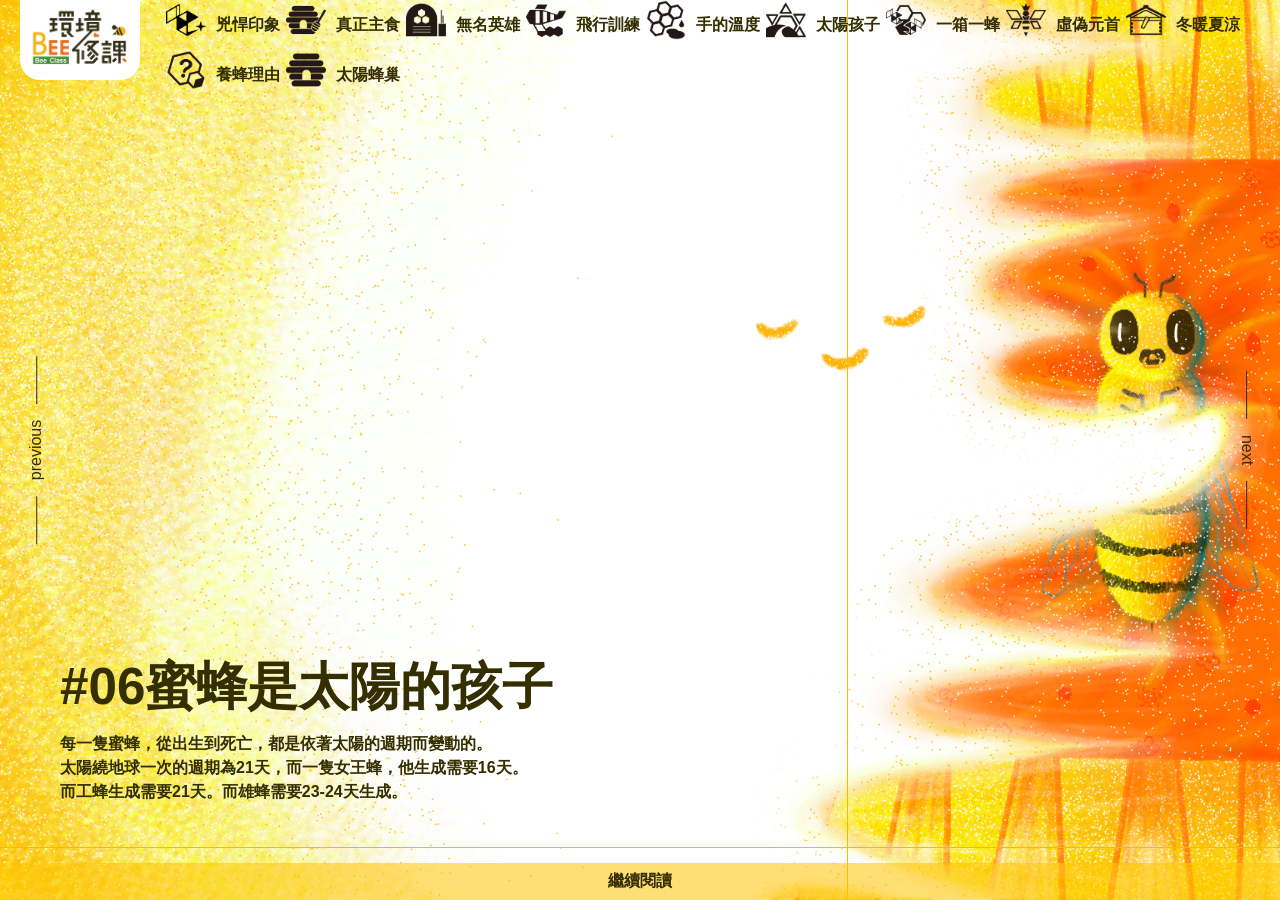
<file: story6.html>
<!DOCTYPE html>
<html lang="en" class="no-js">
	<head>
		<meta charset="UTF-8" />
		<meta name="viewport" content="width=device-width, initial-scale=1">
		<title>#06蜜蜂是太陽的孩子</title>
		<link rel="stylesheet" type="text/css" href="css/reset.css"/>
		<link rel="preconnect" href="https://fonts.gstatic.com">
<link href="https://fonts.googleapis.com/css2?family=Noto+Sans+TC:wght@300;400;500;700;900&display=swap" rel="stylesheet">
		<link rel="stylesheet" type="text/css" href="css/base.css" />
		<link rel="stylesheet" type="text/css" href="css/style.css" />
		<script>document.documentElement.className="js";var supportsCssVars=function(){var e,t=document.createElement("style");return t.innerHTML="root: { --tmp-var: bold; }",document.head.appendChild(t),e=!!(window.CSS&&window.CSS.supports&&window.CSS.supports("font-weight","var(--tmp-var)")),t.parentNode.removeChild(t),e};supportsCssVars()||alert("Please view this demo in a modern browser that supports CSS Variables.");</script>
	</head>
	<body class="loading">
		
		<main>
			
			<div class="slideshow">
				<div class="slide">
					<div class="slide__img-wrap">
						
						<div class="slide__img" style="background-image: url(img/06.png);"></div>
						<div class="slide__img-reveal"></div>
					</div>
					<span class="slide__number">
						<h3 class="slide__title">#06蜜蜂是太陽的孩子</h3>
						<p>每一隻蜜蜂，從出生到死亡，都是依著太陽的週期而變動的。<br>太陽繞地球一次的週期為21天，而一隻女王蜂，他生成需要16天。<br>而工蜂生成需要21天。而雄蜂需要23-24天生成。
							</p>
				</span>
				</div>
				<nav class="slidenavtop">
					<div class="header" style="z-index:1000;position: relative;">
						<h1><a href="index.html">bee class</a></h1>
						<div class="index-nav">
							<div class="index-nav-frame clearfix">
								<div class="nav-line">
									
								</div>
								<div class="nav-small" tabindex="-1">
									<div class="nav-small-focus" tabindex="-1">
									</div>
									<img src="img/icon.png"/>
								</div>
								<div class="index-nav-frame-line" tabindex="-1">
									<a href="story1.html"><img src="img/icon01.png" class="icon">兇悍印象</a>
								</div>
								<div class="index-nav-frame-line" tabindex="-1">
									<a href="story2.html"><img src="img/icon02.png" class="icon">真正主食</a>
								</div>
								<div class="index-nav-frame-line" tabindex="-1">
									<a href="story3.html"><img src="img/icon03.png" class="icon">無名英雄</a>
								</div>
								<div class="index-nav-frame-line" tabindex="-1">
									<a href="story4.html"><img src="img/icon04.png" class="icon">飛行訓練</a>
								</div>
								<div class="index-nav-frame-line" tabindex="-1">
									<a href="story5.html"><img src="img/icon05.png" class="icon">手的溫度</a>
								</div>
								<div class="index-nav-frame-line" tabindex="-1">
									<a href="story6.html"><img src="img/icon06.png" class="icon">太陽孩子</a>
								</div>
								<div class="index-nav-frame-line" tabindex="-1">
									<a href="story7.html"><img src="img/icon07.png" class="icon">一箱一蜂</a>
								</div>
								<div class="index-nav-frame-line" tabindex="-1">
									<a href="story8.html"><img src="img/icon08.png" class="icon">虛偽元首</a>
								</div>
								<div class="index-nav-frame-line" tabindex="-1">
									<a href="story9.html"><img src="img/icon09.png" class="icon">冬暖夏涼</a>
								</div>
								<div class="index-nav-frame-line" tabindex="-1">
									<a href="story10.html"><img src="img/icon10.png" class="icon">養蜂理由</a>
								</div>
								<div class="index-nav-frame-line" tabindex="-1">
									<a href="story11.html"><img src="img/icon11.png" class="icon">太陽蜂巢</a>
								</div>
							</div>
						</div>
					</div></nav>
				<nav class="slidenav">
					<a href="story5.html" class="slidenav__item slidenav__item--prev" >Previous</a>
					
					
					<a href="story7.html" class="slidenav__item slidenav__item--next"  >Next</a>
					<button class="slidenav__preview">
						<a href="knowledge1.html">繼續閱讀</a>
					</button>
				</nav>
			</div>
		</main>
		
		<script src="js/imagesloaded.pkgd.min.js"></script>
		<script src="js/TweenMax.min.js"></script>
		<script src="js/demo.js"></script>
		
	</body>
</html>
</file>
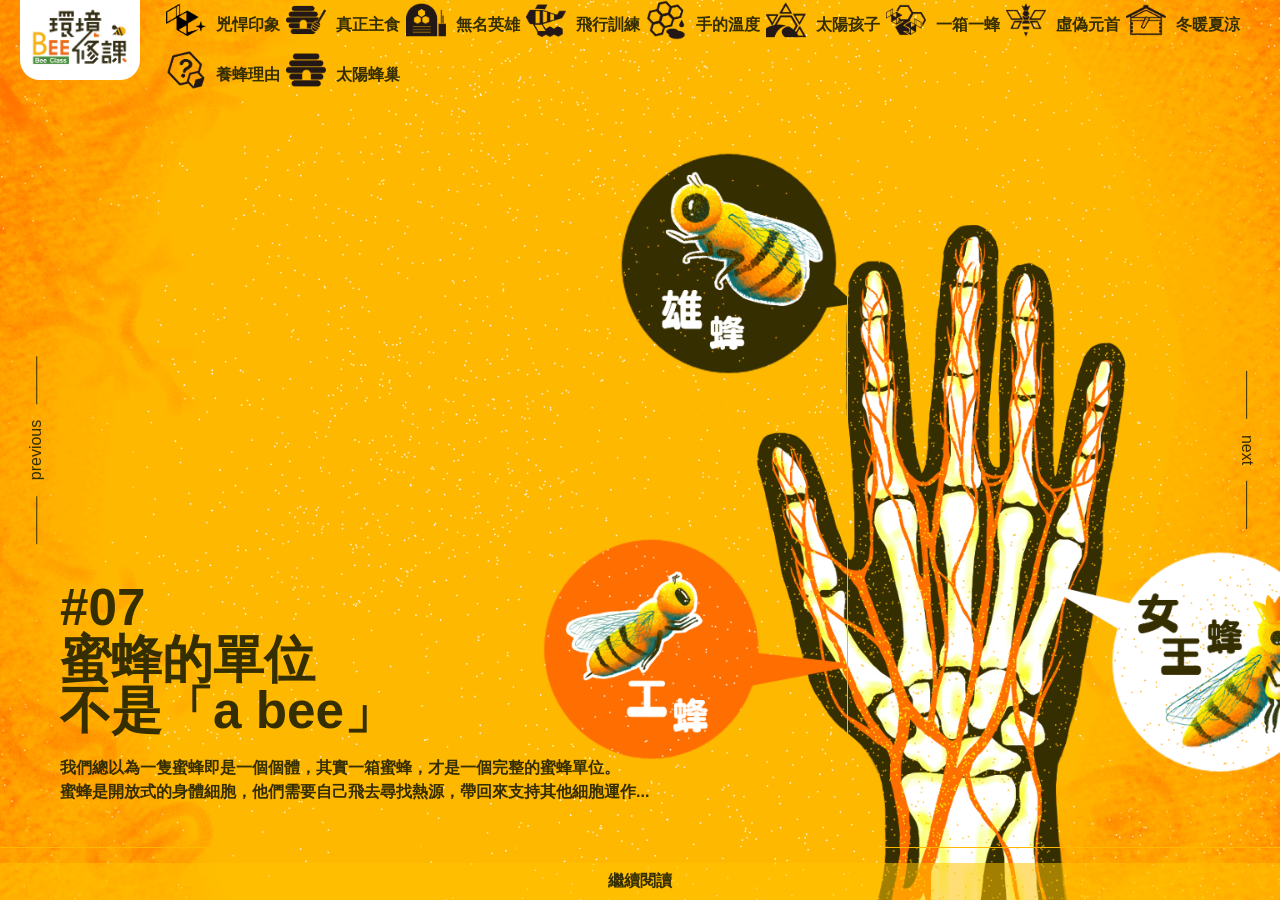
<file: story7.html>
<!DOCTYPE html>
<html lang="en" class="no-js">
	<head>
		<meta charset="UTF-8" />
		<meta name="viewport" content="width=device-width, initial-scale=1">
		<title>#07蜜蜂的單位</title>
		<link rel="stylesheet" type="text/css" href="css/reset.css"/>
		<link rel="preconnect" href="https://fonts.gstatic.com">
<link href="https://fonts.googleapis.com/css2?family=Noto+Sans+TC:wght@300;400;500;700;900&display=swap" rel="stylesheet">
		<link rel="stylesheet" type="text/css" href="css/base.css" />
		<link rel="stylesheet" type="text/css" href="css/style.css" />
		<script>document.documentElement.className="js";var supportsCssVars=function(){var e,t=document.createElement("style");return t.innerHTML="root: { --tmp-var: bold; }",document.head.appendChild(t),e=!!(window.CSS&&window.CSS.supports&&window.CSS.supports("font-weight","var(--tmp-var)")),t.parentNode.removeChild(t),e};supportsCssVars()||alert("Please view this demo in a modern browser that supports CSS Variables.");</script>
	</head>
	<body class="loading">
		
		<main>
			
			<div class="slideshow">
				<div class="slide">
					<div class="slide__img-wrap">
						
						<div class="slide__img" style="background-image: url(img/07.png);"></div>
						<div class="slide__img-reveal"></div>
					</div>
					<span class="slide__number">
						<h3 class="slide__title">#07<br>蜜蜂的單位<br>不是「a bee」</h3>
						<p>我們總以為一隻蜜蜂即是一個個體，其實一箱蜜蜂，才是一個完整的蜜蜂單位。<br>蜜蜂是開放式的身體細胞，他們需要自己飛去尋找熱源，帶回來支持其他細胞運作...
							</p>
				</span>
				</div>
				<nav class="slidenavtop">
					<div class="header" style="z-index:1000;position: relative;">
						<h1><a href="index.html">bee class</a></h1>
						<div class="index-nav">
							<div class="index-nav-frame clearfix">
								<div class="nav-line">
									
								</div>
								<div class="nav-small" tabindex="-1">
									<div class="nav-small-focus" tabindex="-1">
									</div>
									<img src="img/icon.png"/>
								</div>
								<div class="index-nav-frame-line" tabindex="-1">
									<a href="story1.html"><img src="img/icon01.png" class="icon">兇悍印象</a>
								</div>
								<div class="index-nav-frame-line" tabindex="-1">
									<a href="story2.html"><img src="img/icon02.png" class="icon">真正主食</a>
								</div>
								<div class="index-nav-frame-line" tabindex="-1">
									<a href="story3.html"><img src="img/icon03.png" class="icon">無名英雄</a>
								</div>
								<div class="index-nav-frame-line" tabindex="-1">
									<a href="story4.html"><img src="img/icon04.png" class="icon">飛行訓練</a>
								</div>
								<div class="index-nav-frame-line" tabindex="-1">
									<a href="story5.html"><img src="img/icon05.png" class="icon">手的溫度</a>
								</div>
								<div class="index-nav-frame-line" tabindex="-1">
									<a href="story6.html"><img src="img/icon06.png" class="icon">太陽孩子</a>
								</div>
								<div class="index-nav-frame-line" tabindex="-1">
									<a href="story7.html"><img src="img/icon07.png" class="icon">一箱一蜂</a>
								</div>
								<div class="index-nav-frame-line" tabindex="-1">
									<a href="story8.html"><img src="img/icon08.png" class="icon">虛偽元首</a>
								</div>
								<div class="index-nav-frame-line" tabindex="-1">
									<a href="story9.html"><img src="img/icon09.png" class="icon">冬暖夏涼</a>
								</div>
								<div class="index-nav-frame-line" tabindex="-1">
									<a href="story10.html"><img src="img/icon10.png" class="icon">養蜂理由</a>
								</div>
								<div class="index-nav-frame-line" tabindex="-1">
									<a href="story11.html"><img src="img/icon11.png" class="icon">太陽蜂巢</a>
								</div>
							</div>
						</div>
					</div></nav>
				<nav class="slidenav">
					<a href="story6.html" class="slidenav__item slidenav__item--prev" >Previous</a>
					
					
					<a href="story8.html" class="slidenav__item slidenav__item--next"  >Next</a>
					<button class="slidenav__preview">
						<a href="knowledge1.html">繼續閱讀</a>
					</button>
				</nav>
			</div>
		</main>
		
		<script src="js/imagesloaded.pkgd.min.js"></script>
		<script src="js/TweenMax.min.js"></script>
		<script src="js/demo.js"></script>
		
	</body>
</html>
</file>
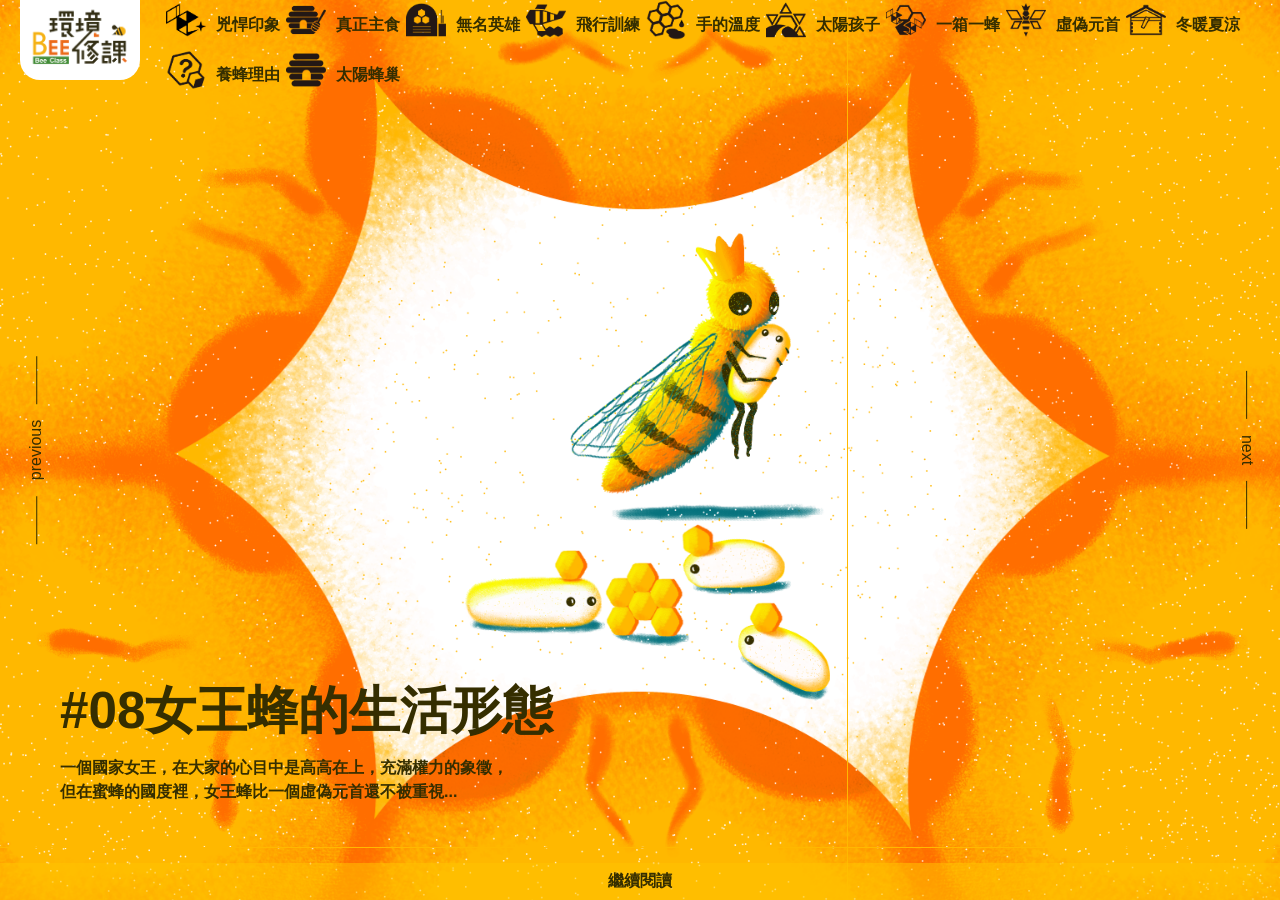
<file: story8.html>
<!DOCTYPE html>
<html lang="en" class="no-js">
	<head>
		<meta charset="UTF-8" />
		<meta name="viewport" content="width=device-width, initial-scale=1">
		<title>#08女王蜂的生活形態</title>
		<link rel="stylesheet" type="text/css" href="css/reset.css"/>
		<link rel="preconnect" href="https://fonts.gstatic.com">
<link href="https://fonts.googleapis.com/css2?family=Noto+Sans+TC:wght@300;400;500;700;900&display=swap" rel="stylesheet">
		<link rel="stylesheet" type="text/css" href="css/base.css" />
		<link rel="stylesheet" type="text/css" href="css/style.css" />
		<script>document.documentElement.className="js";var supportsCssVars=function(){var e,t=document.createElement("style");return t.innerHTML="root: { --tmp-var: bold; }",document.head.appendChild(t),e=!!(window.CSS&&window.CSS.supports&&window.CSS.supports("font-weight","var(--tmp-var)")),t.parentNode.removeChild(t),e};supportsCssVars()||alert("Please view this demo in a modern browser that supports CSS Variables.");</script>
	</head>
	<body class="loading">
		
		<main>
			
			<div class="slideshow">
				<div class="slide">
					<div class="slide__img-wrap">
						
						<div class="slide__img" style="background-image: url(img/08.png);"></div>
						<div class="slide__img-reveal"></div>
					</div>
					<span class="slide__number">
						<h3 class="slide__title">#08女王蜂的生活形態</h3>
						<p>一個國家女王，在大家的心目中是高高在上，充滿權力的象徵，<br>但在蜜蜂的國度裡，女王蜂比一個虛偽元首還不被重視...
							</p>
				</span>
				</div>
				<nav class="slidenavtop">
					<div class="header" style="z-index:1000;position: relative;">
						<h1><a href="index.html">bee class</a></h1>
						<div class="index-nav">
							<div class="index-nav-frame clearfix">
								<div class="nav-line">
									
								</div>
								<div class="nav-small" tabindex="-1">
									<div class="nav-small-focus" tabindex="-1">
									</div>
									<img src="img/icon.png"/>
								</div>
								<div class="index-nav-frame-line" tabindex="-1">
									<a href="story1.html"><img src="img/icon01.png" class="icon">兇悍印象</a>
								</div>
								<div class="index-nav-frame-line" tabindex="-1">
									<a href="story2.html"><img src="img/icon02.png" class="icon">真正主食</a>
								</div>
								<div class="index-nav-frame-line" tabindex="-1">
									<a href="story3.html"><img src="img/icon03.png" class="icon">無名英雄</a>
								</div>
								<div class="index-nav-frame-line" tabindex="-1">
									<a href="story4.html"><img src="img/icon04.png" class="icon">飛行訓練</a>
								</div>
								<div class="index-nav-frame-line" tabindex="-1">
									<a href="story5.html"><img src="img/icon05.png" class="icon">手的溫度</a>
								</div>
								<div class="index-nav-frame-line" tabindex="-1">
									<a href="story6.html"><img src="img/icon06.png" class="icon">太陽孩子</a>
								</div>
								<div class="index-nav-frame-line" tabindex="-1">
									<a href="story7.html"><img src="img/icon07.png" class="icon">一箱一蜂</a>
								</div>
								<div class="index-nav-frame-line" tabindex="-1">
									<a href="story8.html"><img src="img/icon08.png" class="icon">虛偽元首</a>
								</div>
								<div class="index-nav-frame-line" tabindex="-1">
									<a href="story9.html"><img src="img/icon09.png" class="icon">冬暖夏涼</a>
								</div>
								<div class="index-nav-frame-line" tabindex="-1">
									<a href="story10.html"><img src="img/icon10.png" class="icon">養蜂理由</a>
								</div>
								<div class="index-nav-frame-line" tabindex="-1">
									<a href="story11.html"><img src="img/icon11.png" class="icon">太陽蜂巢</a>
								</div>
							</div>
						</div>
					</div></nav>
				<nav class="slidenav">
					<a href="story7.html" class="slidenav__item slidenav__item--prev" >Previous</a>
					
					
					<a href="story9.html" class="slidenav__item slidenav__item--next"  >Next</a>
					<button class="slidenav__preview">
						<a href="knowledge1.html">繼續閱讀</a>
					</button>
				</nav>
			</div>
		</main>
		
		<script src="js/imagesloaded.pkgd.min.js"></script>
		<script src="js/TweenMax.min.js"></script>
		<script src="js/demo.js"></script>
		
	</body>
</html>
</file>
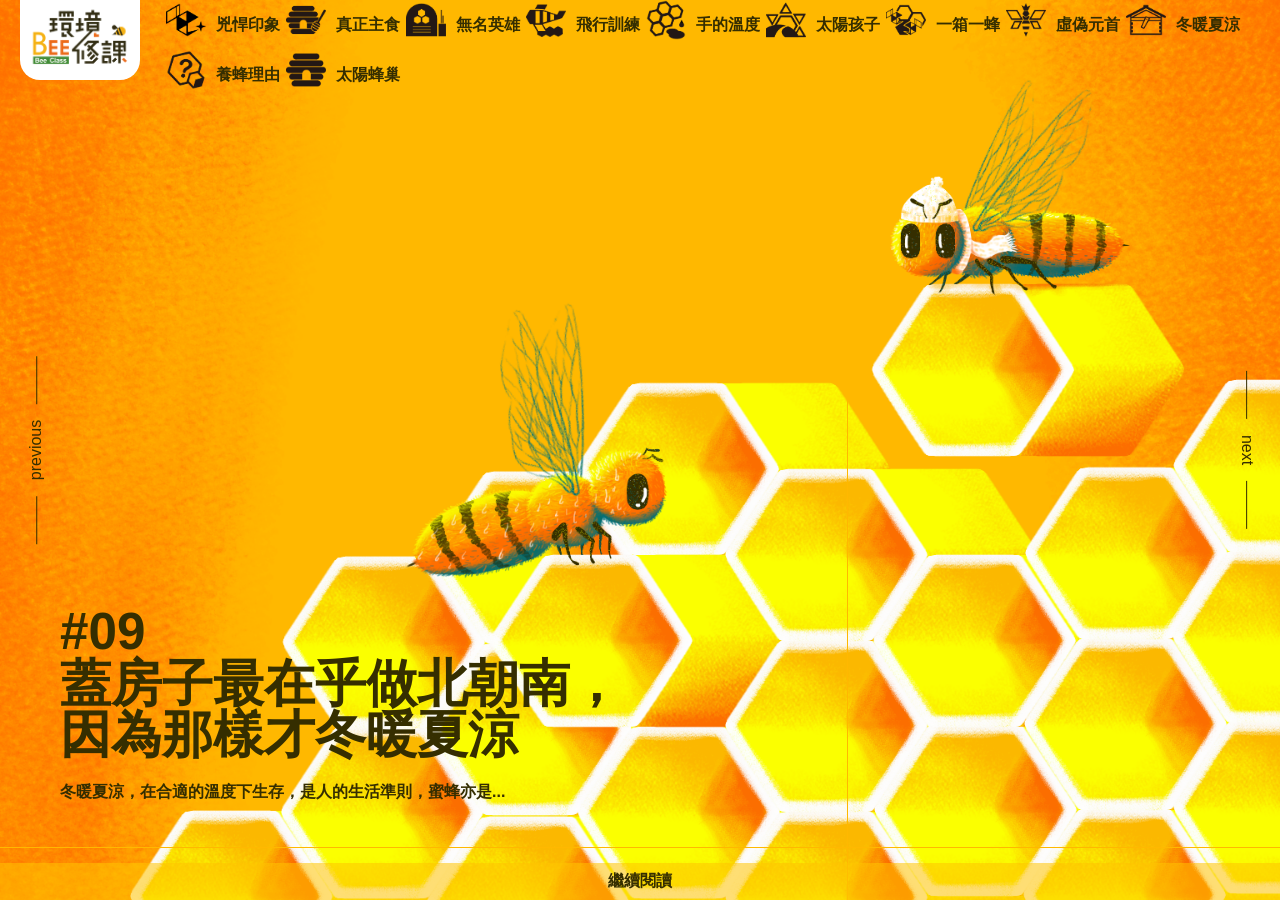
<file: story9.html>
<!DOCTYPE html>
<html lang="en" class="no-js">
	<head>
		<meta charset="UTF-8" />
		<meta name="viewport" content="width=device-width, initial-scale=1">
		<title>#09坐北朝南</title>
		<link rel="stylesheet" type="text/css" href="css/reset.css"/>
		<link rel="preconnect" href="https://fonts.gstatic.com">
<link href="https://fonts.googleapis.com/css2?family=Noto+Sans+TC:wght@300;400;500;700;900&display=swap" rel="stylesheet">
		<link rel="stylesheet" type="text/css" href="css/base.css" />
		<link rel="stylesheet" type="text/css" href="css/style.css" />
		<script>document.documentElement.className="js";var supportsCssVars=function(){var e,t=document.createElement("style");return t.innerHTML="root: { --tmp-var: bold; }",document.head.appendChild(t),e=!!(window.CSS&&window.CSS.supports&&window.CSS.supports("font-weight","var(--tmp-var)")),t.parentNode.removeChild(t),e};supportsCssVars()||alert("Please view this demo in a modern browser that supports CSS Variables.");</script>
	</head>
	<body class="loading">
		
		<main>
			
			<div class="slideshow">
				<div class="slide">
					<div class="slide__img-wrap">
						
						<div class="slide__img" style="background-image: url(img/09.png);"></div>
						<div class="slide__img-reveal"></div>
					</div>
					<span class="slide__number">
						<h3 class="slide__title">#09<br>蓋房子最在乎做北朝南，<br>因為那樣才冬暖夏涼</h3>
						<p>冬暖夏涼，在合適的溫度下生存，是人的生活準則，蜜蜂亦是...</p>
				</span>
				</div>
				<nav class="slidenavtop">
					<div class="header" style="z-index:1000;position: relative;">
						<h1><a href="index.html">bee class</a></h1>
						<div class="index-nav">
							<div class="index-nav-frame clearfix">
								<div class="nav-line">
									
								</div>
								<div class="nav-small" tabindex="-1">
									<div class="nav-small-focus" tabindex="-1">
									</div>
									<img src="img/icon.png"/>
								</div>
								<div class="index-nav-frame-line" tabindex="-1">
									<a href="story1.html"><img src="img/icon01.png" class="icon">兇悍印象</a>
								</div>
								<div class="index-nav-frame-line" tabindex="-1">
									<a href="story2.html"><img src="img/icon02.png" class="icon">真正主食</a>
								</div>
								<div class="index-nav-frame-line" tabindex="-1">
									<a href="story3.html"><img src="img/icon03.png" class="icon">無名英雄</a>
								</div>
								<div class="index-nav-frame-line" tabindex="-1">
									<a href="story4.html"><img src="img/icon04.png" class="icon">飛行訓練</a>
								</div>
								<div class="index-nav-frame-line" tabindex="-1">
									<a href="story5.html"><img src="img/icon05.png" class="icon">手的溫度</a>
								</div>
								<div class="index-nav-frame-line" tabindex="-1">
									<a href="story6.html"><img src="img/icon06.png" class="icon">太陽孩子</a>
								</div>
								<div class="index-nav-frame-line" tabindex="-1">
									<a href="story7.html"><img src="img/icon07.png" class="icon">一箱一蜂</a>
								</div>
								<div class="index-nav-frame-line" tabindex="-1">
									<a href="story8.html"><img src="img/icon08.png" class="icon">虛偽元首</a>
								</div>
								<div class="index-nav-frame-line" tabindex="-1">
									<a href="story9.html"><img src="img/icon09.png" class="icon">冬暖夏涼</a>
								</div>
								<div class="index-nav-frame-line" tabindex="-1">
									<a href="story10.html"><img src="img/icon10.png" class="icon">養蜂理由</a>
								</div>
								<div class="index-nav-frame-line" tabindex="-1">
									<a href="story11.html"><img src="img/icon11.png" class="icon">太陽蜂巢</a>
								</div>
							</div>
						</div>
					</div></nav>
				<nav class="slidenav">
					<a href="story8.html" class="slidenav__item slidenav__item--prev" >Previous</a>
					
					
					<a href="story10.html" class="slidenav__item slidenav__item--next"  >Next</a>
					<button class="slidenav__preview">
						<a href="knowledge1.html">繼續閱讀</a>
					</button>
				</nav>
			</div>
		</main>
		
		<script src="js/imagesloaded.pkgd.min.js"></script>
		<script src="js/TweenMax.min.js"></script>
		<script src="js/demo.js"></script>
		
	</body>
</html>
</file>
<file: css/index.css>
.index-nav{width: 100%;height: 50px;box-sizing: border-box;}
.index-nav-frame{width: 100%;margin: 0 auto;}
.index-nav-frame-line{color: #352e00;float: right;position: relative;display: block;outline: none;cursor: pointer;width: 150px;line-height: 50px;text-align: center;font-weight: 700;}
.index-nav-frame-line.active{color: #352e00;}
.index-nav-frame-line a{display:flex;margin: 0 auto;justify-content: center;}
.index-nav-frame-line-li a{display:flex;margin: 0 auto;justify-content: center;}
.icon{display:block;width: 40px;height: 40px;margin-right: 20px;}

.index-nav-frame-line-center{opacity: 0;height: 0;position: absolute;overflow: hidden;width: 100%;transition: all 0.5s;-webkit-transition: all 0.5s;-moz-transition: all 0.5s;/* Firefox 4 */-o-transition: all 0.5s; /* Opera */}
.index-nav-frame-line-li{width: 100%;background: #ffb800;font-weight: 500;text-align: center;color: #352e00;}
.index-nav-frame-line-li:hover{background: #ff6e00;color:#352e00;}
.index-nav-frame-line-li:hover a{background: #ff6e00;color: #352e00;}
.index-nav-frame-line-focus:focus{display: none;}
.index-nav-frame-line:hover .index-nav-frame-line-center{height:auto;opacity: 1;}

.nav-line{height: 50px;width: 100%;position: relative;display: none;outline: none;}
.nav-small{width: 30px;height: 30px;position: absolute;right: 10px;top:10px;cursor: pointer;display: none;outline: none;}
.nav-small img{width: 100%;height: 100%;object-fit: cover;}
.nav-small-focus{position: absolute;width: 100%;height: 100%;display: none;}
.nav-small-focus:focus{display: none;}
@media only screen and (max-width:800px) {
	.index-nav-frame-line-li a{display: block;color: white;}
	.nav-line{display: block;border-bottom: 1px solid #ffffff;}
	.nav-small{display: block;}
	.nav-small:focus~.index-nav-frame-line{height: auto;border-bottom: 1px solid rgb(255, 255, 255);}
	.nav-small:focus .nav-small-focus{display: block;}
	.index-nav-frame{width: 100%;}
	.index-nav-frame-line{width: 100%;height: 0;overflow: hidden;}
	.index-nav-frame-line-center{position: relative;background: #ff6e00;}
	.index-nav-frame-line:hover .index-nav-frame-line-center{height:0;opacity: 0;}
	.index-nav-frame-line-li{border-bottom: 1px solid  #ffffff;color: #ffffff;background: #ff6e00}
	.index-nav-frame-line-li:hover{background:#ff6e00;}
	.index-nav-frame-line:focus{height: auto;border-bottom: 1px solid rgb(255, 255, 255);}
	.index-nav-frame-line:focus>.index-nav-frame-line-center{height:auto;opacity: 1;}
	.index-nav-frame-line:focus .index-nav-frame-line-header{color: #ff6e00;}
	.index-nav-frame-line-focus{display: none;width: 100%;height: 50px;position: absolute;left: 0;top: 0;}
	.index-nav-frame-line:focus .index-nav-frame-line-focus{display: block;}

}
</file>
<file: css/knowledge.css>
/* http://meyerweb.com/eric/tools/css/reset/ 
   v2.0 | 20110126
   License: none (public domain)
*/

html, body, div, span, applet, object, iframe,
h1, h2, h3, h4, h5, h6, p, blockquote, pre,
a, abbr, acronym, address, big, cite, code,
del, dfn, em, img, ins, kbd, q, s, samp,
small, strike, strong, sub, sup, tt, var,
b, u, i, center,
dl, dt, dd, ol, ul, li,
fieldset, form, label, legend,
table, caption, tbody, tfoot, thead, tr, th, td,
article, aside, canvas, details, embed, 
figure, figcaption, footer, header, hgroup, 
menu, nav, output, ruby, section, summary,
time, mark, audio, video {
	margin: 0;
	padding: 0;
	border: 0;
	font-size: 100%;
	font: inherit;
	vertical-align: baseline;
}
/* HTML5 display-role reset for older browsers */
article, aside, details, figcaption, figure, 
footer, header, hgroup, menu, nav, section {
	display: block;
}
body {
	line-height: 1;
}
ol, ul {
	list-style: none;
}
blockquote, q {
	quotes: none;
}
blockquote:before, blockquote:after,
q:before, q:after {
	content: '';
	content: none;
}
table {
	border-collapse: collapse;
	border-spacing: 0;
}

article,aside,details,figcaption,figure,footer,header,hgroup,main,nav,section,summary{display:block;}audio,canvas,video{display:inline-block;}audio:not([controls]){display:none;height:0;}[hidden]{display:none;}html{font-family:sans-serif;-ms-text-size-adjust:100%;-webkit-text-size-adjust:100%;}body{margin:0;}a:focus{outline:thin dotted;}a:active,a:hover{outline:0;}h1{font-size:2em;margin:0.67em 0;}abbr[title]{border-bottom:1px dotted;}b,strong{font-weight:bold;}dfn{font-style:italic;}hr{-moz-box-sizing:content-box;box-sizing:content-box;height:0;}mark{background:#ff0;color:#000;}code,kbd,pre,samp{font-family:monospace,serif;font-size:1em;}pre{white-space:pre-wrap;}q{quotes:"\201C" "\201D" "\2018" "\2019";}small{font-size:80%;}sub,sup{font-size:75%;line-height:0;position:relative;vertical-align:baseline;}sup{top:-0.5em;}sub{bottom:-0.25em;}img{border:0;}svg:not(:root){overflow:hidden;}figure{margin:0;}fieldset{border:1px solid #c0c0c0;margin:0 2px;padding:0.35em 0.625em 0.75em;}legend{border:0;padding:0;}button,input,select,textarea{font-family:inherit;font-size:100%;margin:0;}button,input{line-height:normal;}button,select{text-transform:none;}button,html input[type="button"],input[type="reset"],input[type="submit"]{-webkit-appearance:button;cursor:pointer;}button[disabled],html input[disabled]{cursor:default;}input[type="checkbox"],input[type="radio"]{box-sizing:border-box;padding:0;}input[type="search"]{-webkit-appearance:textfield;-moz-box-sizing:content-box;-webkit-box-sizing:content-box;box-sizing:content-box;}input[type="search"]::-webkit-search-cancel-button,input[type="search"]::-webkit-search-decoration{-webkit-appearance:none;}button::-moz-focus-inner,input::-moz-focus-inner{border:0;padding:0;}textarea{overflow:auto;vertical-align:top;}table{border-collapse:collapse;border-spacing:0;}
*,
*::after,
*::before {
	box-sizing: border-box;
}





.container{
    font-family: Futura, "Trebuchet MS", Arial, sans-serif;
    background-color:#ffb7001a;
    position: relative;
    padding: 0 20px;
    
}

.header{
    width: 100%;
    display: flex;
	justify-content: space-between;
    position:absolute;
    left: 0;
    top: 0;
}
.header h1{
    margin: 0 20px 0 0;
    
}
.header h1 a{
    background-image: url(../img/logo.png);
    width: 120px;
    height: 80px;
    display: block;
    text-indent: 101%;
    overflow: hidden;
    white-space: nowrap;
    background-size: contain;
    background-color: #fff;
    border-radius: 0 0 20px 20px;
}

.main{
    margin: 60px 0;
    color: #352e00;
}
.main .title{
    width: 100%;
    font-size: 4rem;
    font-weight: 900;
    line-height: 1.5em;
    padding-bottom: 40px;
    
}
.main p{
    font-size: 1.5rem;
    font-weight: 500;
    line-height: 1.5em;
}
.main-top{
    display:flex;
    padding-bottom: 60px;
}
.main-top .left{
    width: 40%;
}
.right p{
    padding: 30px 0 60px 0;
}
.top-img{
    width: 100%;
    border-radius: 20px;
}


.main-center{
    display:flex;
    position: relative;
    margin-bottom: 60px;
}
.center-img{
    border-radius: 20px;
    width: 45%;
}
.main-center p{
    width: 50%;
    position: absolute;
    bottom: 0;
    right: 0;
}

.main-bottom{
    display:flex;
    justify-content: space-between;
    margin-bottom: 60px;
}
.bottom-img{
    width: 50%;
    border-radius: 20px;
}
.main-bottom p{
    width: 45%;
}

@media (max-width:800px){
    .main-top .left{
        display:none;
    }
    .main-center{
        display:block;
        position:static;
    }
    .center-img{
        width: 100%;
    }
    .main-center p{
        width: 100%;
        position:static;
        margin-bottom: 60px;
    }
    .main-bottom{
        display:block;
    }
    .bottom-img{
        width: 100%;
    }
    .main-bottom p{
        width: 100%;
        margin-bottom: 60px;
    }

}
</file>
<file: css/base.css>
article,aside,details,figcaption,figure,footer,header,hgroup,main,nav,section,summary{display:block;}audio,canvas,video{display:inline-block;}audio:not([controls]){display:none;height:0;}[hidden]{display:none;}html{font-family:sans-serif;-ms-text-size-adjust:100%;-webkit-text-size-adjust:100%;}body{margin:0;}a:focus{outline:thin dotted;}a:active,a:hover{outline:0;}h1{font-size:2em;margin:0.67em 0;}abbr[title]{border-bottom:1px dotted;}b,strong{font-weight:bold;}dfn{font-style:italic;}hr{-moz-box-sizing:content-box;box-sizing:content-box;height:0;}mark{background:#ff0;color:#000;}code,kbd,pre,samp{font-family:monospace,serif;font-size:1em;}pre{white-space:pre-wrap;}q{quotes:"\201C" "\201D" "\2018" "\2019";}small{font-size:80%;}sub,sup{font-size:75%;line-height:0;position:relative;vertical-align:baseline;}sup{top:-0.5em;}sub{bottom:-0.25em;}img{border:0;}svg:not(:root){overflow:hidden;}figure{margin:0;}fieldset{border:1px solid #c0c0c0;margin:0 2px;padding:0.35em 0.625em 0.75em;}legend{border:0;padding:0;}button,input,select,textarea{font-family:inherit;font-size:100%;margin:0;}button,input{line-height:normal;}button,select{text-transform:none;}button,html input[type="button"],input[type="reset"],input[type="submit"]{-webkit-appearance:button;cursor:pointer;}button[disabled],html input[disabled]{cursor:default;}input[type="checkbox"],input[type="radio"]{box-sizing:border-box;padding:0;}input[type="search"]{-webkit-appearance:textfield;-moz-box-sizing:content-box;-webkit-box-sizing:content-box;box-sizing:content-box;}input[type="search"]::-webkit-search-cancel-button,input[type="search"]::-webkit-search-decoration{-webkit-appearance:none;}button::-moz-focus-inner,input::-moz-focus-inner{border:0;padding:0;}textarea{overflow:auto;vertical-align:top;}table{border-collapse:collapse;border-spacing:0;}
*,
*::after,
*::before {
	box-sizing: border-box;
}

html {
	background: #fff;
}

body {
	--color-text: #352e00;
	--color-bg: #ffb800;
	--color-link: #352e00;
	--color-link-hover: #00707b;
	--color-reveal: var(--color-bg);
	--color-title: #352e00;
	--color-nav: #352e00;
	font-family: Futura, "Trebuchet MS", Arial, sans-serif;
	min-height: 100vh;
	color: #57585c;
	color: var(--color-text);
	background-color: #fff;
	background-color: var(--color-bg);
	-webkit-font-smoothing: antialiased;
	-moz-osx-font-smoothing: grayscale;
	overflow: hidden;
	padding: 6rem 0 0 0;
	
}

/* Page Loader */
.js .loading::before {
	content: '';
	position: fixed;
	z-index: 100000;
	top: 0;
	left: 0;
	width: 100%;
	height: 100%;
	background: var(--color-bg);
}

.js .loading::after {
	content: '';
	position: fixed;
	z-index: 100000;
	top: 50%;
	left: 50%;
	width: 60px;
	height: 60px;
	margin: -30px 0 0 -30px;
	pointer-events: none;
	border-radius: 50%;
	opacity: 0.4;
	background: var(--color-link);
	animation: loaderAnim 0.7s linear infinite alternate forwards;
}

@keyframes loaderAnim {
	to {
		opacity: 1;
		transform: scale3d(0.5,0.5,1);
	}
}


a {
	text-decoration: none;
	color: var(--color-link);
	outline: none;
}

a:hover,
a:focus {
	color: var(--color-link-hover);
}

button:focus,
a:focus {
	outline: none;
}

.hidden {
	position: absolute;
	overflow: hidden;
	width: 0;
	height: 0;
	pointer-events: none;
}

/* Icons */
.icon {
	display: block;
	width: 1.5em;
	height: 1.5em;
	margin: 0 auto;
	fill: currentColor;
}

main {
	position: relative;
	width: 100%;
}

.content {
	text-align: center;
}



.slideshow {
	position: relative;
	width: 100%;
	padding: 25vh 0 25vh 0;
	pointer-events: none;
	overflow: hidden;
	background: var(--color-bg);
}

.slide {
	width: 100%;
	height: 50vh;
	top: 0;
	position: absolute;
	display: grid;
	grid-template-columns: 100%;
	grid-template-rows: 100%;
	align-items: center;
}

.slide--current {
	position: relative;
}

.slide__img-wrap {
	grid-area: 1 / 1 / 1 / 1;
	width: 100%;
	height: calc(100vh - 0rem);
	max-height: 100%;
	overflow: hidden;
	position: relative;
	opacity: 0;
	outline: 3px solid transparent;
}

.slide__img {
	width: 100%;
	height: 100%;
	left: 0;
	top: 0;
	background-size: cover;
	background-position: 50% 50%;
	position: absolute;
	backface-visibility: hidden;
	pointer-events: none;
}

.slide__img::after {
	content: '';
	background: #ffb70079;
	position: absolute;
	top: 0;
	left: 0;
	width: 100%;
	height: 100%;
}

.slide__img-reveal {
	position: absolute;
	width: 100%;
	height: 100%;
	top: 0;
	left: 0;
	background: var(--color-reveal);
	transform: translate3d(-100%,0,0);
	pointer-events: none;
}

.slide__number {
	margin: 0 60px;
	font-size: 1rem;
	position: absolute;
	bottom: 6rem;
	font-weight: 700;
	line-height: 1.5em;
	opacity: 0;
}

.slide__title {
	margin: 0;
	grid-area: 1 / 1 / 1 / 1;
	font-size: 4vw;
	font-weight: 700;
	color: var(--color-title);
	position: relative;
	margin-bottom: 1.25rem;
	line-height: 1em;
	opacity: 0;
}
.slide__number p{
	color: #352e00;
}

.slide--current .slide__img-wrap,
.slide--current .slide__number,
.slide--current .slide__title {
	opacity: 1;
}

.slidenav {
	position: absolute;
	top: 0;
	left: 0;
	width: 100%;
	height: 100%;
	pointer-events: none;
	display: flex;
	justify-content: space-between;
	align-items: center;
	text-transform: lowercase;
}
.slidenavtop {
	position: absolute;
	top: 0;
	left: 0;
	width: 100%;
	pointer-events: none;
	display: flex;
	justify-content: space-between;
	text-transform: lowercase;
	padding: 0 20px;
}

.slidenav__item {
	pointer-events: auto;
	border: 0;
	background: none;
	padding: 1rem;
	margin: 0.85rem;
	text-transform: inherit;
	position: relative;
	line-height: 1;
	color: var(--color-nav);
}

.header{
	pointer-events: auto;
	font-weight: bold;
	color: var(--color-nav);
	position: absolute;
	top: 0;
	border: 0;
	background: none;
	width: 100%;
}


.slidenav__item::before,
.slidenav__item::after {
	content: '';
	position: absolute;
	width: 3rem;
	height: 1px;
	background: currentColor;
	top: 50%;
}

.slidenav__item::before {
	right: 100%;
}

.slidenav__item::after {
	left: 100%;
}

.slidenav__item:hover {
	color: var(--color-link-hover);
}

.slidenav__item--prev {
	transform: rotate(-90deg) translateY(-50%);
}

.slidenav__item--next {
	transform: rotate(90deg) translateY(-25%);
}

.slidenav__preview {
	pointer-events: auto;
	font-weight: 800;
	color: var(--color-nav);
	position: absolute;
	bottom: 0;
	transform: translateX(-50%);
	left: 50%;
	width: 100%;
	border: 0;
	background: #ffc4008a;
	padding: 0.5rem;
}

.slidenav__preview:hover {
	color: var(--color-link-hover);
}

.slidenav__preview .icon {
	pointer-events: none;
}




@media screen and (min-width: 53em) {
	body {
		padding: 0;
	}
	.content {
		position: relative;
		display: flex;
		justify-content: center;
		align-items: center;
		margin: 0 auto;
		min-height: 100vh;
		text-align: left;
	}
	.content--fixed {
		position: fixed;
		z-index: 10000;
		top: 0;
		left: 0;
		display: grid;
		align-content: space-between;
		width: 100%;
		max-width: none;
		min-height: 0;
		height: 100vh;
		padding: 1.5rem 2rem;
		pointer-events: none;
		grid-template-columns: 50% 50%;
		grid-template-rows: auto auto auto;
		grid-template-areas: 'codropsheader info'
							'... ...'
							'github ...';
	}
	.codrops-header {
		grid-area: codropsheader;
		padding: 0;
		justify-content: start;
	}
	.codrops-links {
		margin: 0;
	}
	.content--fixed a {
		pointer-events: auto;
	}
	.info {
		margin: 0;
		justify-self: end;
	}
	.github {
		grid-area: github;
		justify-self: start;
	}
	.slideshow {	
		padding: 0;
		margin: 0;
	}
	.slide {
		height: 100vh;	
	}
	.slide__img-wrap {
		width: 100vw;
	}
	.slide__img::after,
	.preview__img::after {
		display: none;
	}
}




.index-nav{width: 100%;height: 40px;box-sizing: border-box;}
.index-nav-frame{width: 100%;margin: 0 auto;}
.index-nav-frame-line{color: #352e00;float: left;position: relative;display: block;outline: none;cursor: pointer;width: 120px;line-height: 50px;text-align: center;font-weight: 700;}
.index-nav-frame-line.active{color: #352e00;}
.index-nav-frame-line a{display:flex;margin: 0 auto;justify-content: center;}
.index-nav-frame-line-li a{display:flex;margin: 0 auto;justify-content: center;}
.icon{display:block;width: 40px;height: 40px;margin-right: 10px;}

.index-nav-frame-line-center{opacity: 0;height: 0;position: absolute;overflow: hidden;width: 100%;transition: all 0.5s;-webkit-transition: all 0.5s;-moz-transition: all 0.5s;/* Firefox 4 */-o-transition: all 0.5s; /* Opera */}
.index-nav-frame-line-li{width: 100%;background: #ffb800;font-weight: 500;text-align: center;color: #352e00;}
.index-nav-frame-line-li:hover{background: #ff6e00;color:#352e00;}
.index-nav-frame-line-li:hover a{background: #ff6e00;color: #352e00;}
.index-nav-frame-line-focus:focus{display: none;}
.index-nav-frame-line:hover .index-nav-frame-line-center{height:auto;opacity: 1;}

.nav-line{height: 50px;width: 100%;position: relative;display: none;outline: none;}
.nav-small{width: 30px;height: 30px;position: absolute;right: 10px;top:10px;cursor: pointer;display: none;outline: none;}
.nav-small img{width: 100%;height: 100%;object-fit: cover;}
.nav-small-focus{position: absolute;width: 100%;height: 100%;display: none;}
.nav-small-focus:focus{display: none;}
@media only screen and (max-width:860px) {
	.index-nav-frame-line-li a{display: block;color: white;}
	.nav-line{display: block;}
	.nav-small{display: block;}
	.nav-small:focus~.index-nav-frame-line{height: auto;}
	.nav-small:focus .nav-small-focus{display: block;}
	.index-nav-frame{width: 100%;}
	.index-nav-frame-line{width: 100%;height: 0;overflow: hidden;}
	.index-nav-frame-line-center{position: relative;background: #ff6e00;}
	.index-nav-frame-line:hover .index-nav-frame-line-center{height:0;opacity: 0;}
	.index-nav-frame-line-li{border-bottom: 1px solid  #ffffff;color: #ffffff;background: #ff6e00}
	.index-nav-frame-line-li:hover{background:#ff6e00;}
	.index-nav-frame-line:focus{height: auto;border-bottom: 1px solid rgb(255, 255, 255);}
	.index-nav-frame-line:focus>.index-nav-frame-line-center{height:auto;opacity: 1;}
	.index-nav-frame-line:focus .index-nav-frame-line-header{color: #ff6e00;}
	.index-nav-frame-line-focus{display: none;width: 100%;height: 50px;position: absolute;left: 0;top: 0;}
	.index-nav-frame-line:focus .index-nav-frame-line-focus{display: block;}

}
</file>
<file: css/style.css>
/* http://meyerweb.com/eric/tools/css/reset/ 
   v2.0 | 20110126
   License: none (public domain)
*/

html, body, div, span, applet, object, iframe,
h1, h2, h3, h4, h5, h6, p, blockquote, pre,
a, abbr, acronym, address, big, cite, code,
del, dfn, em, img, ins, kbd, q, s, samp,
small, strike, strong, sub, sup, tt, var,
b, u, i, center,
dl, dt, dd, ol, ul, li,
fieldset, form, label, legend,
table, caption, tbody, tfoot, thead, tr, th, td,
article, aside, canvas, details, embed, 
figure, figcaption, footer, header, hgroup, 
menu, nav, output, ruby, section, summary,
time, mark, audio, video {
	margin: 0;
	padding: 0;
	border: 0;
	font-size: 100%;
	font: inherit;
	vertical-align: baseline;
}
/* HTML5 display-role reset for older browsers */
article, aside, details, figcaption, figure, 
footer, header, hgroup, menu, nav, section {
	display: block;
}
body {
	line-height: 1;
}
ol, ul {
	list-style: none;
}
blockquote, q {
	quotes: none;
}
blockquote:before, blockquote:after,
q:before, q:after {
	content: '';
	content: none;
}
table {
	border-collapse: collapse;
	border-spacing: 0;
}

article,aside,details,figcaption,figure,footer,header,hgroup,main,nav,section,summary{display:block;}audio,canvas,video{display:inline-block;}audio:not([controls]){display:none;height:0;}[hidden]{display:none;}html{font-family:sans-serif;-ms-text-size-adjust:100%;-webkit-text-size-adjust:100%;}body{margin:0;}a:focus{outline:thin dotted;}a:active,a:hover{outline:0;}h1{font-size:2em;margin:0.67em 0;}abbr[title]{border-bottom:1px dotted;}b,strong{font-weight:bold;}dfn{font-style:italic;}hr{-moz-box-sizing:content-box;box-sizing:content-box;height:0;}mark{background:#ff0;color:#000;}code,kbd,pre,samp{font-family:monospace,serif;font-size:1em;}pre{white-space:pre-wrap;}q{quotes:"\201C" "\201D" "\2018" "\2019";}small{font-size:80%;}sub,sup{font-size:75%;line-height:0;position:relative;vertical-align:baseline;}sup{top:-0.5em;}sub{bottom:-0.25em;}img{border:0;}svg:not(:root){overflow:hidden;}figure{margin:0;}fieldset{border:1px solid #c0c0c0;margin:0 2px;padding:0.35em 0.625em 0.75em;}legend{border:0;padding:0;}button,input,select,textarea{font-family:inherit;font-size:100%;margin:0;}button,input{line-height:normal;}button,select{text-transform:none;}button,html input[type="button"],input[type="reset"],input[type="submit"]{-webkit-appearance:button;cursor:pointer;}button[disabled],html input[disabled]{cursor:default;}input[type="checkbox"],input[type="radio"]{box-sizing:border-box;padding:0;}input[type="search"]{-webkit-appearance:textfield;-moz-box-sizing:content-box;-webkit-box-sizing:content-box;box-sizing:content-box;}input[type="search"]::-webkit-search-cancel-button,input[type="search"]::-webkit-search-decoration{-webkit-appearance:none;}button::-moz-focus-inner,input::-moz-focus-inner{border:0;padding:0;}textarea{overflow:auto;vertical-align:top;}table{border-collapse:collapse;border-spacing:0;}
*,
*::after,
*::before {
	box-sizing: border-box;
}





.container{
    font-family: Futura, "Trebuchet MS", Arial, sans-serif;
    background-color: #ffb800;
    min-height: 100vh;
    position: relative;
    padding: 0 20px;
}

.header{
    width: 100%;
    display: flex;
	justify-content: space-between;
    position:absolute;
    left: 0;
    top: 0;
}
.header h1{
    margin: 0 20px 0 0;
    
}
.header h1 a{
    background-image: url(../img/logo.png);
    width: 120px;
    height: 80px;
    display: block;
    text-indent: 101%;
    overflow: hidden;
    white-space: nowrap;
    background-size: contain;
    background-color: #fff;
    border-radius: 0 0 20px 20px;
}
.slogan{
    width: 100%;
    padding: 20px 0 0 0;
    text-align: center;
    font-size: 1rem;
    line-height: 1.5em;
}
.slogan span{
    font-size: 2rem;
    line-height: 1.5em;
}
</file>
